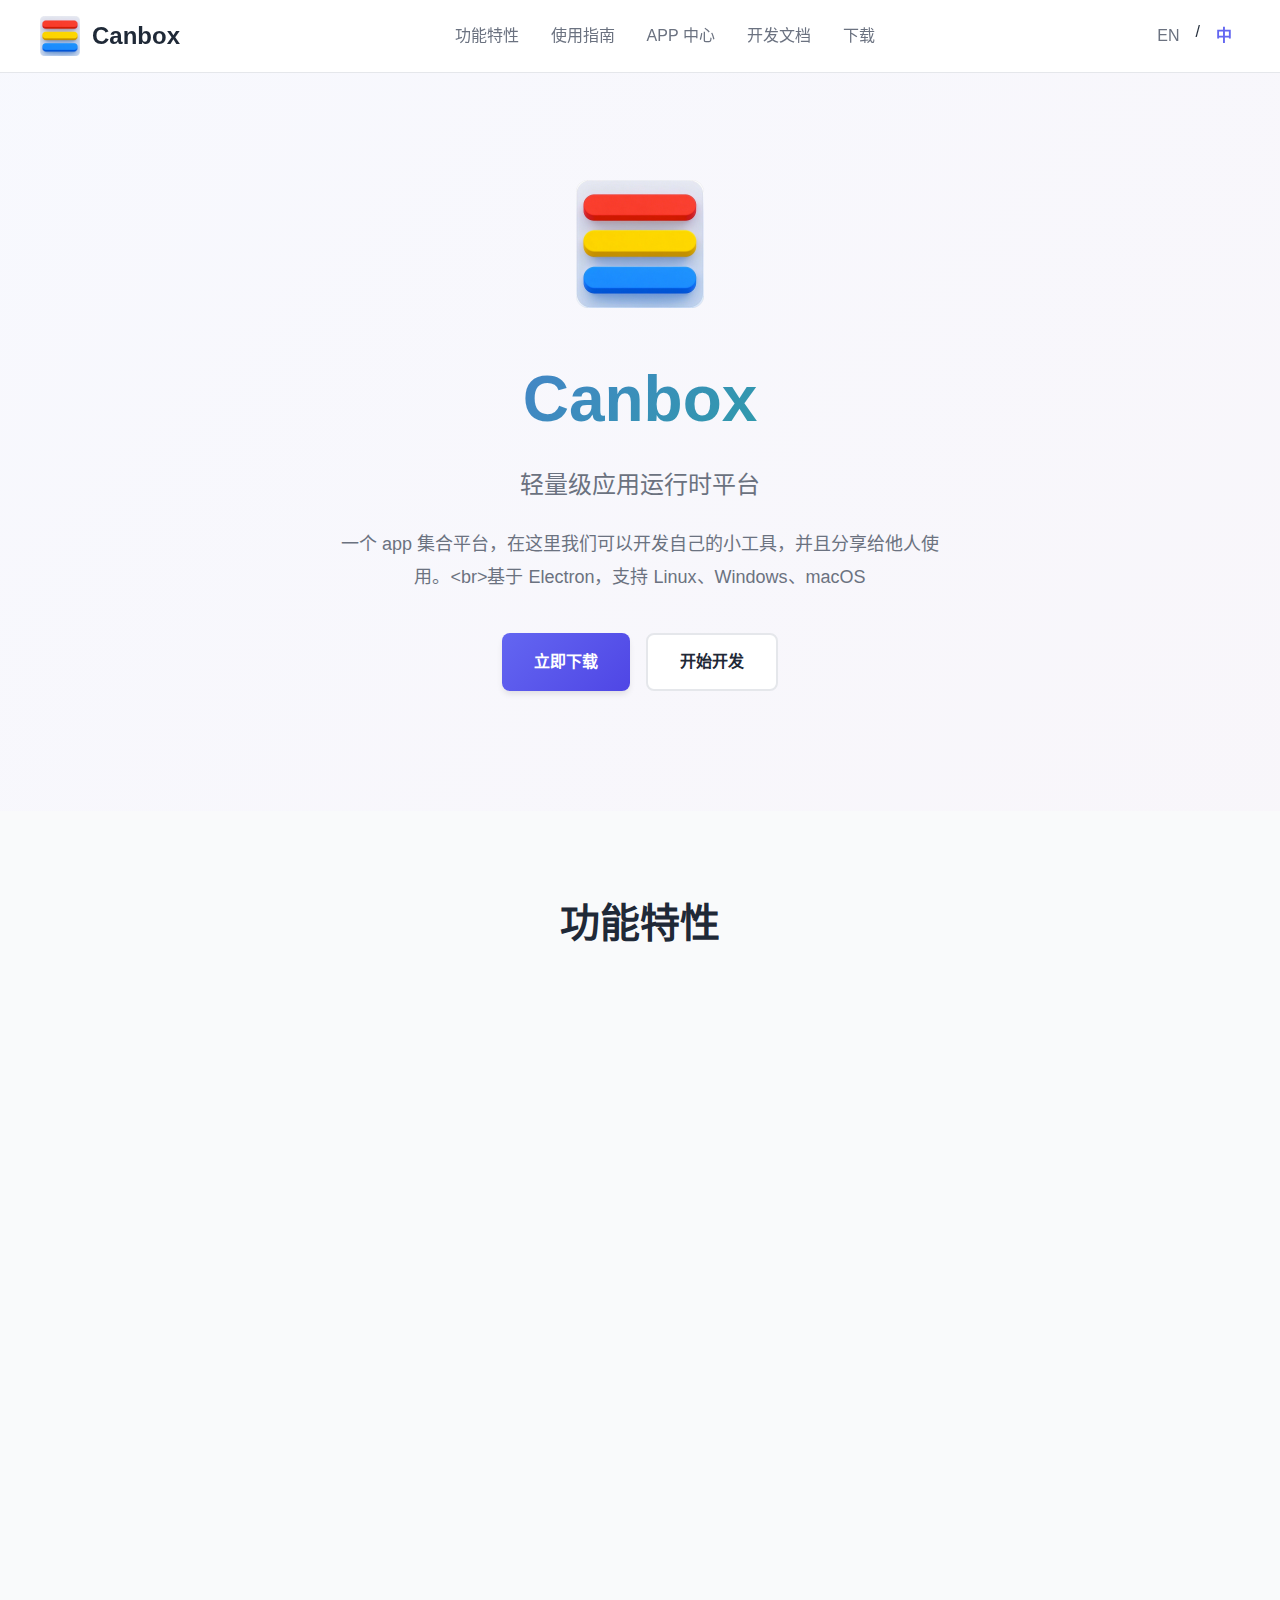
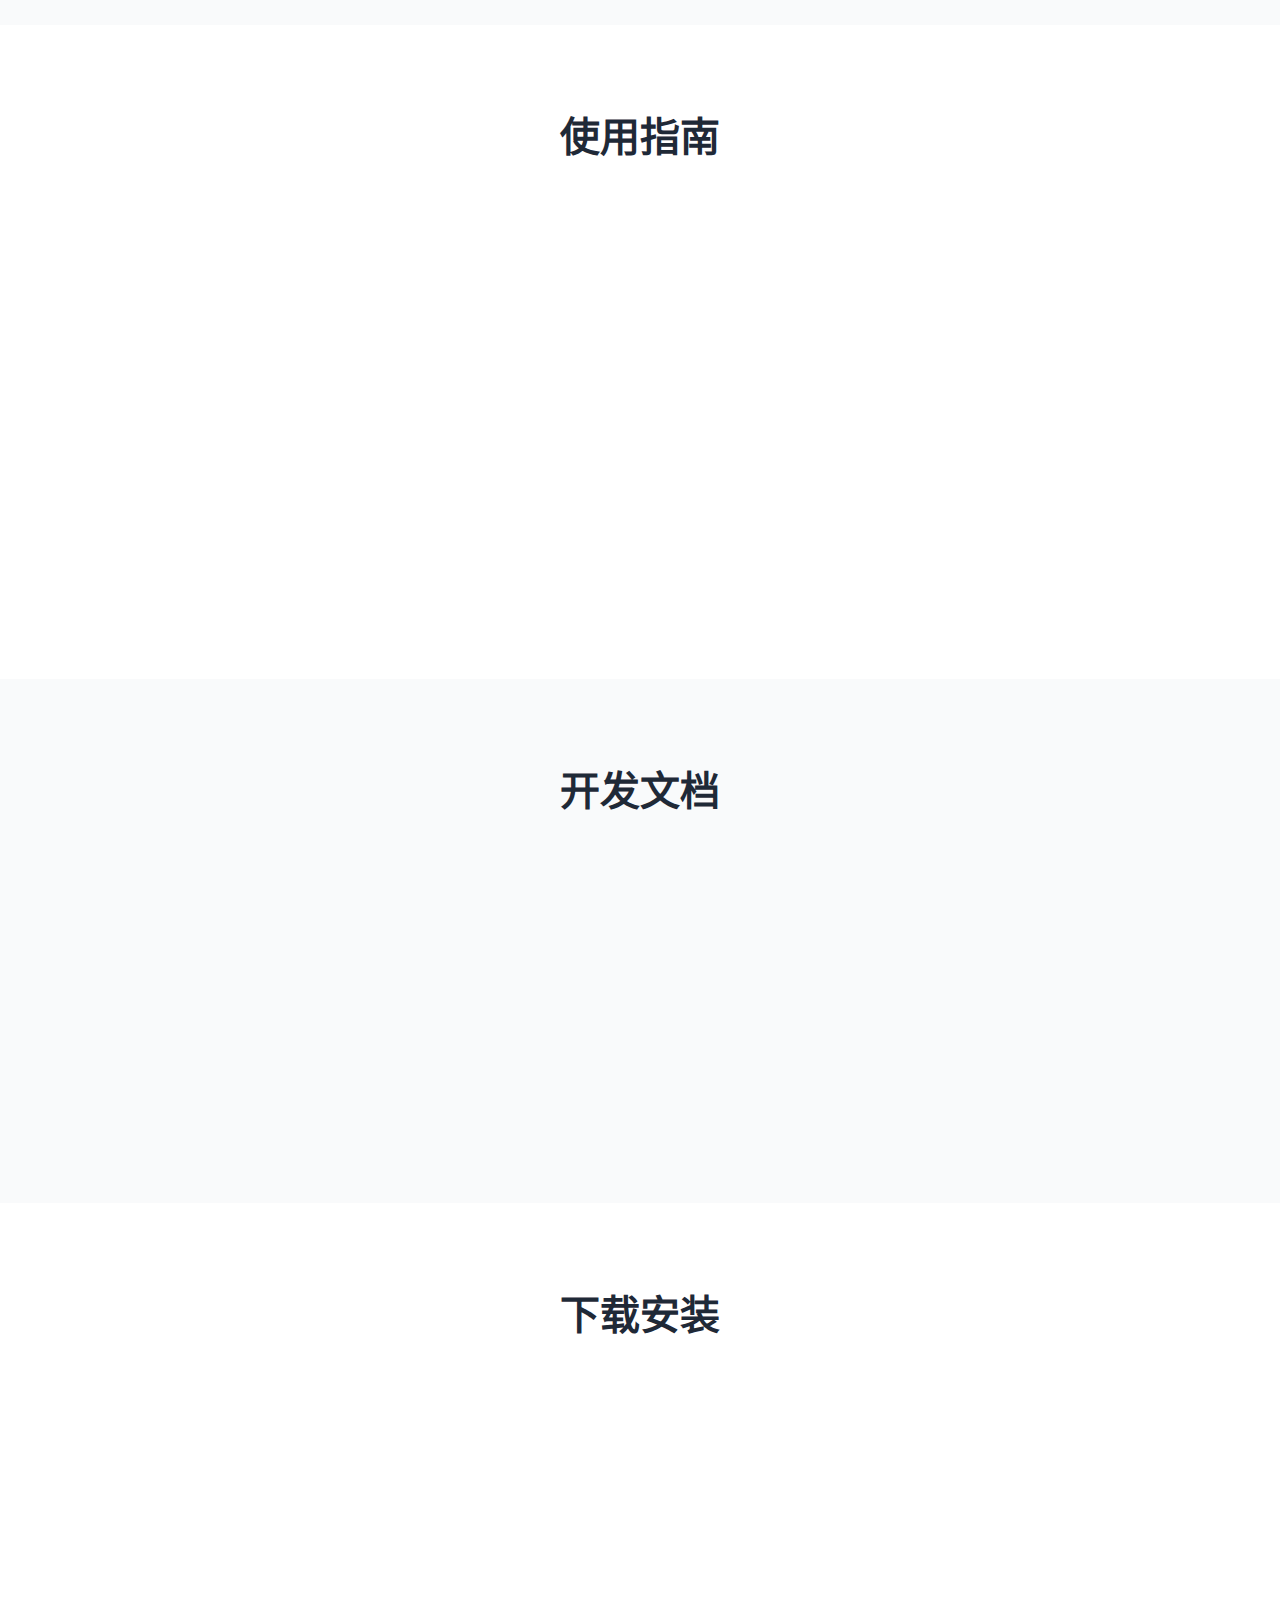
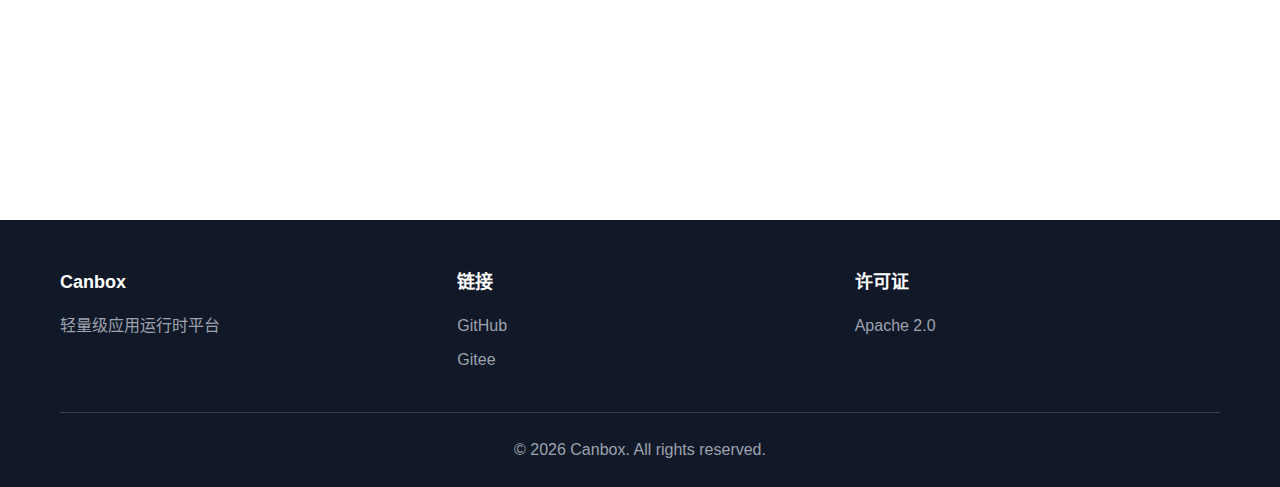
<file: index.html>
<!DOCTYPE html>
<html lang="zh-CN">
<head>
    <meta charset="UTF-8">
    <meta name="viewport" content="width=device-width, initial-scale=1.0">
    <meta name="description" data-zh="Canbox - 轻量级应用运行时平台，开发和分享你的应用程序" data-en="Canbox - Lightweight application runtime platform, develop and share your apps" content="Canbox - 轻量级应用运行时平台，开发和分享你的应用程序">
    <meta name="keywords" data-zh="Canbox, Electron, 应用平台, 开发工具" data-en="Canbox, Electron, App Platform, Development Tools" content="Canbox, Electron, 应用平台, 开发工具">
    <title data-zh="Canbox - 轻量级应用运行时平台" data-en="Canbox - Lightweight Application Runtime Platform">Canbox - 轻量级应用运行时平台</title>
    <link rel="icon" type="image/png" href="./images/logo_128x128.png">
    <link rel="stylesheet" href="./styles/main.css">
</head>
<body>
    <!-- 导航栏 -->
    <header class="header">
        <nav class="nav container">
            <a href="/" class="logo">
                <img src="./images/logo.png" alt="Canbox Logo" class="logo-img">
                <span class="logo-text">Canbox</span>
            </a>
            <ul class="nav-menu">
                <li><a href="#features" data-zh="功能特性" data-en="Features">功能特性</a></li>
                <li><a href="#usage" data-zh="使用指南" data-en="Usage">使用指南</a></li>
                <li><a href="/apps.html" data-zh="APP 中心" data-en="App Center">APP 中心</a></li>
                <li><a href="#development" data-zh="开发文档" data-en="Docs">开发文档</a></li>
                <li><a href="#download" data-zh="下载" data-en="Download">下载</a></li>
            </ul>
            <div class="lang-switch">
                <a href="#en">EN</a> / <a href="#zh" class="active">中</a>
            </div>
        </nav>
    </header>

    <!-- 首页横幅 -->
    <section class="hero">
        <div class="hero-bg"></div>
        <div class="container hero-content">
            <img src="./images/logo_512x512.png" alt="Canbox Logo" class="hero-logo">
            <h1 class="hero-title">Canbox</h1>
            <p class="hero-subtitle" data-zh="轻量级应用运行时平台" data-en="Lightweight Application Runtime Platform">轻量级应用运行时平台</p>
            <p class="hero-description" data-zh="一个 app 集合平台，在这里我们可以开发自己的小工具，并且分享给他人使用。<br>基于 Electron，支持 Linux、Windows、macOS" data-en="An app collection platform where we can develop our own small tools and share them with others.<br>Based on Electron, supports Linux, Windows, macOS">
                一个 app 集合平台，在这里我们可以开发自己的小工具，并且分享给他人使用。<br>
                基于 Electron，支持 Linux、Windows、macOS
            </p>
            <div class="hero-buttons">
                <a href="#download" class="btn btn-primary" data-zh="立即下载" data-en="Download Now">立即下载</a>
                <a href="#development" class="btn btn-secondary" data-zh="开始开发" data-en="Start Developing">开始开发</a>
            </div>
        </div>
    </section>

    <!-- 特性介绍 -->
    <section id="features" class="features section">
        <div class="container">
            <h2 class="section-title" data-zh="功能特性" data-en="Features">功能特性</h2>
            <div class="features-grid">
                <div class="feature-card">
                    <div class="feature-icon">📦</div>
                    <h3 class="feature-title" data-zh="应用管理" data-en="App Management">应用管理</h3>
                    <p class="feature-desc" data-zh="支持应用的安装、卸载和更新，轻松管理你的应用集合" data-en="Support app installation, uninstallation, and updates">支持应用的安装、卸载和更新，轻松管理你的应用集合</p>
                </div>
                <div class="feature-card">
                    <div class="feature-icon">🚀</div>
                    <h3 class="feature-title" data-zh="无服务器架构" data-en="Serverless Architecture">无服务器架构</h3>
                    <p class="feature-desc" data-zh="通过 GitHub、Gitee 等进行应用分享，导入打包好的程序包" data-en="Share apps via GitHub, Gitee, etc. Import packaged apps">通过 GitHub、Gitee 等进行应用分享，导入打包好的程序包</p>
                </div>
                <div class="feature-card">
                    <div class="feature-icon">⚡</div>
                    <h3 class="feature-title" data-zh="快捷方式" data-en="Shortcuts">快捷方式</h3>
                    <p class="feature-desc" data-zh="为常用应用创建桌面、开始菜单快捷方式" data-en="Create desktop and start menu shortcuts for frequently used apps">为常用应用创建桌面、开始菜单快捷方式</p>
                </div>
                <div class="feature-card">
                    <div class="feature-icon">🔧</div>
                    <h3 class="feature-title" data-zh="开发友好" data-en="Developer Friendly">开发友好</h3>
                    <p class="feature-desc" data-zh="轻量级运行时，提供核心能力，让开发者专注于业务逻辑" data-en="Lightweight runtime providing core capabilities">轻量级运行时，提供核心能力，让开发者专注于业务逻辑</p>
                </div>
                <div class="feature-card">
                    <div class="feature-icon">💾</div>
                    <h3 class="feature-title" data-zh="数据持久化" data-en="Data Persistence">数据持久化</h3>
                    <p class="feature-desc" data-zh="基于 PouchDB 和 electron-store 的本地数据存储" data-en="Local data storage based on PouchDB and electron-store">基于 PouchDB 和 electron-store 的本地数据存储</p>
                </div>
                <div class="feature-card">
                    <div class="feature-icon">🌐</div>
                    <h3 class="feature-title" data-zh="多平台支持" data-en="Multi-platform">多平台支持</h3>
                    <p class="feature-desc" data-zh="基于 Electron，支持 Linux、Windows、macOS" data-en="Based on Electron, supports Linux, Windows, macOS">基于 Electron，支持 Linux、Windows、macOS</p>
                </div>
            </div>
        </div>
    </section>

    <!-- 使用指南 -->
    <section id="usage" class="usage section">
        <div class="container">
            <h2 class="section-title" data-zh="使用指南" data-en="Usage Guide">使用指南</h2>
            <div class="usage-grid">
                <div class="usage-card">
                    <h3 data-zh="我的 APP" data-en="My Apps">我的 APP</h3>
                    <p data-zh="导入开发者打包好的应用包（ZIP 格式），一键安装使用" data-en="Import packaged apps (ZIP format), install with one click">导入开发者打包好的应用包（ZIP 格式），一键安装使用</p>
                </div>
                <div class="usage-card">
                    <h3 data-zh="APP 仓库" data-en="App Repository">APP 仓库</h3>
                    <p data-zh="添加应用源，浏览和安装社区贡献的应用" data-en="Add app sources, browse and install community apps">添加应用源，浏览和安装社区贡献的应用</p>
                </div>
                <div class="usage-card">
                    <h3 data-zh="APP 开发" data-en="App Development">APP 开发</h3>
                    <p data-zh="开发自己的应用，打包分享给他人使用" data-en="Develop your own apps, package and share with others">开发自己的应用，打包分享给他人使用</p>
                </div>
                <div class="usage-card">
                    <h3 data-zh="APP 中心" data-en="App Center">APP 中心</h3>
                    <p data-zh="浏览所有基于 Canbox 开发的应用" data-en="Browse all apps developed based on Canbox">浏览所有基于 Canbox 开发的应用</p>
                </div>
            </div>
        </div>
    </section>

    <!-- 开发文档 -->
    <section id="development" class="development section">
        <div class="container">
            <h2 class="section-title" data-zh="开发文档" data-en="Development Docs">开发文档</h2>
            <div class="docs-grid">
                <a href="/canbox-dev.html" class="doc-card">
                    <div class="doc-icon">📖</div>
                    <h3 data-zh="Canbox 开发文档" data-en="Canbox Development Docs">Canbox 开发文档</h3>
                    <p data-zh="了解 Canbox 的架构设计和实现原理" data-en="Learn about Canbox architecture and implementation">了解 Canbox 的架构设计和实现原理</p>
                </a>
                <a href="/app-dev.html" class="doc-card">
                    <div class="doc-icon">🛠️</div>
                    <h3 data-zh="APP 开发文档" data-en="App Development Docs">APP 开发文档</h3>
                    <p data-zh="学习如何开发 Canbox 应用" data-en="Learn how to develop Canbox apps">学习如何开发 Canbox 应用</p>
                </a>
                <a href="/docs.html" class="doc-card">
                    <div class="doc-icon">🔌</div>
                    <h3 data-zh="API 文档" data-en="API Documentation">API 文档</h3>
                    <p data-zh="查看 Runtime 提供的 API 接口" data-en="View Runtime API interfaces">查看 Runtime 提供的 API 接口</p>
                </a>
            </div>
        </div>
    </section>

    <!-- 下载 -->
    <section id="download" class="download section">
        <div class="container">
            <h2 class="section-title" data-zh="下载安装" data-en="Download & Install">下载安装</h2>
            <div class="download-grid">
                <a href="https://github.com/rexlevin/canbox/releases" target="_blank" class="download-card">
                    <div class="download-icon">🐧</div>
                    <h3>Linux</h3>
                    <p data-zh="AppImage 格式" data-en="AppImage format">AppImage 格式</p>
                    <span class="download-tag" data-zh="推荐" data-en="Recommended">推荐</span>
                </a>
                <a href="https://github.com/rexlevin/canbox/releases" target="_blank" class="download-card">
                    <div class="download-icon">🪟</div>
                    <h3>Windows</h3>
                    <p data-zh="安装包格式" data-en="Installer format">安装包格式</p>
                </a>
                <a href="https://github.com/rexlevin/canbox/releases" target="_blank" class="download-card">
                    <div class="download-icon">🍎</div>
                    <h3>macOS</h3>
                    <p data-zh="待支持" data-en="Coming Soon">待支持</p>
                    <span class="download-tag coming-soon" data-zh="即将推出" data-en="Coming Soon">即将推出</span>
                </a>
            </div>
        </div>
    </section>

    <!-- 页脚 -->
    <footer class="footer">
        <div class="container">
            <div class="footer-content">
                <div class="footer-section">
                    <h4>Canbox</h4>
                    <p data-zh="轻量级应用运行时平台" data-en="Lightweight Application Runtime Platform">轻量级应用运行时平台</p>
                </div>
                <div class="footer-section">
                    <h4 data-zh="链接" data-en="Links">链接</h4>
                    <ul>
                        <li><a href="https://github.com/lizl6/canbox" target="_blank">GitHub</a></li>
                        <li><a href="https://gitee.com/lizl6/canbox" target="_blank">Gitee</a></li>
                    </ul>
                </div>
                <div class="footer-section">
                    <h4 data-zh="许可证" data-en="License">许可证</h4>
                    <p>Apache 2.0</p>
                </div>
            </div>
            <div class="footer-bottom">
                <p data-zh="© 2026 Canbox. All rights reserved." data-en="© 2026 Canbox. All rights reserved.">&copy; 2026 Canbox. All rights reserved.</p>
            </div>
        </div>
    </footer>

    <script src="./scripts/main.js"></script>
</body>
</html>
</file>
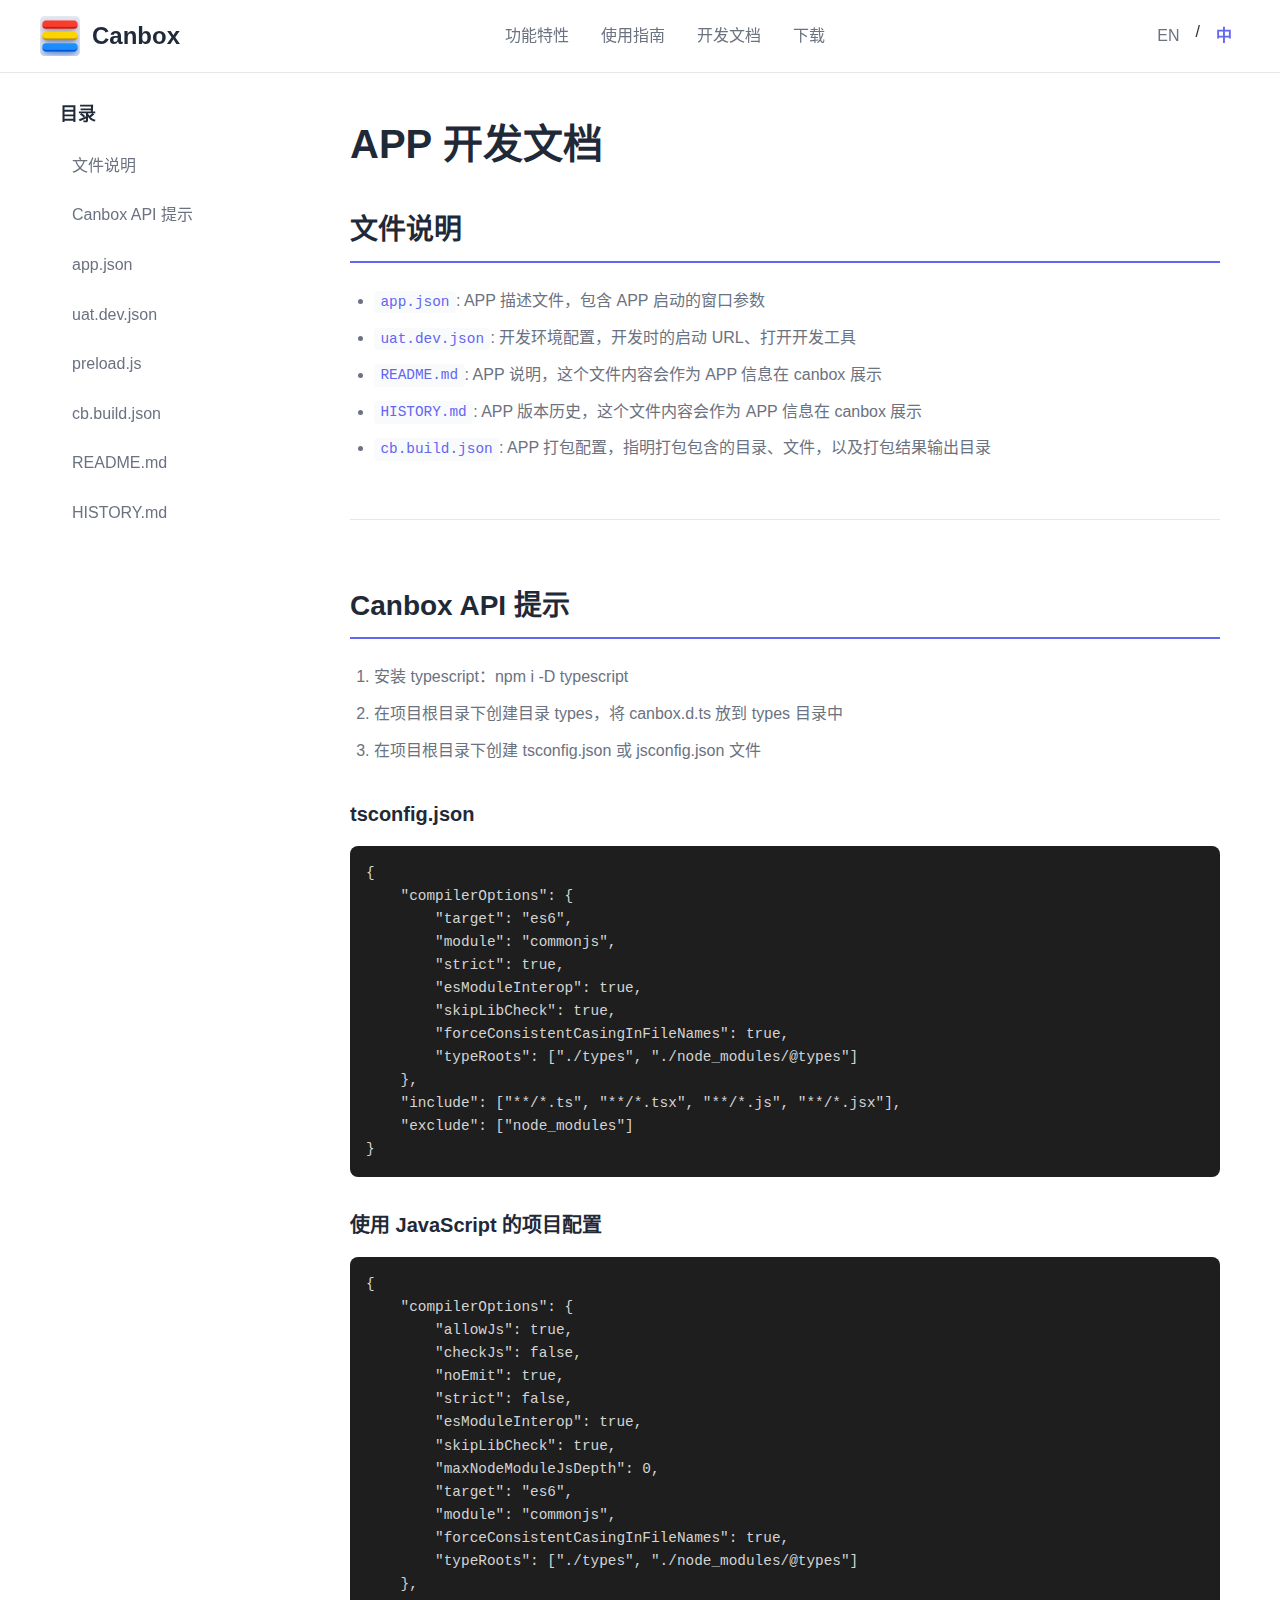
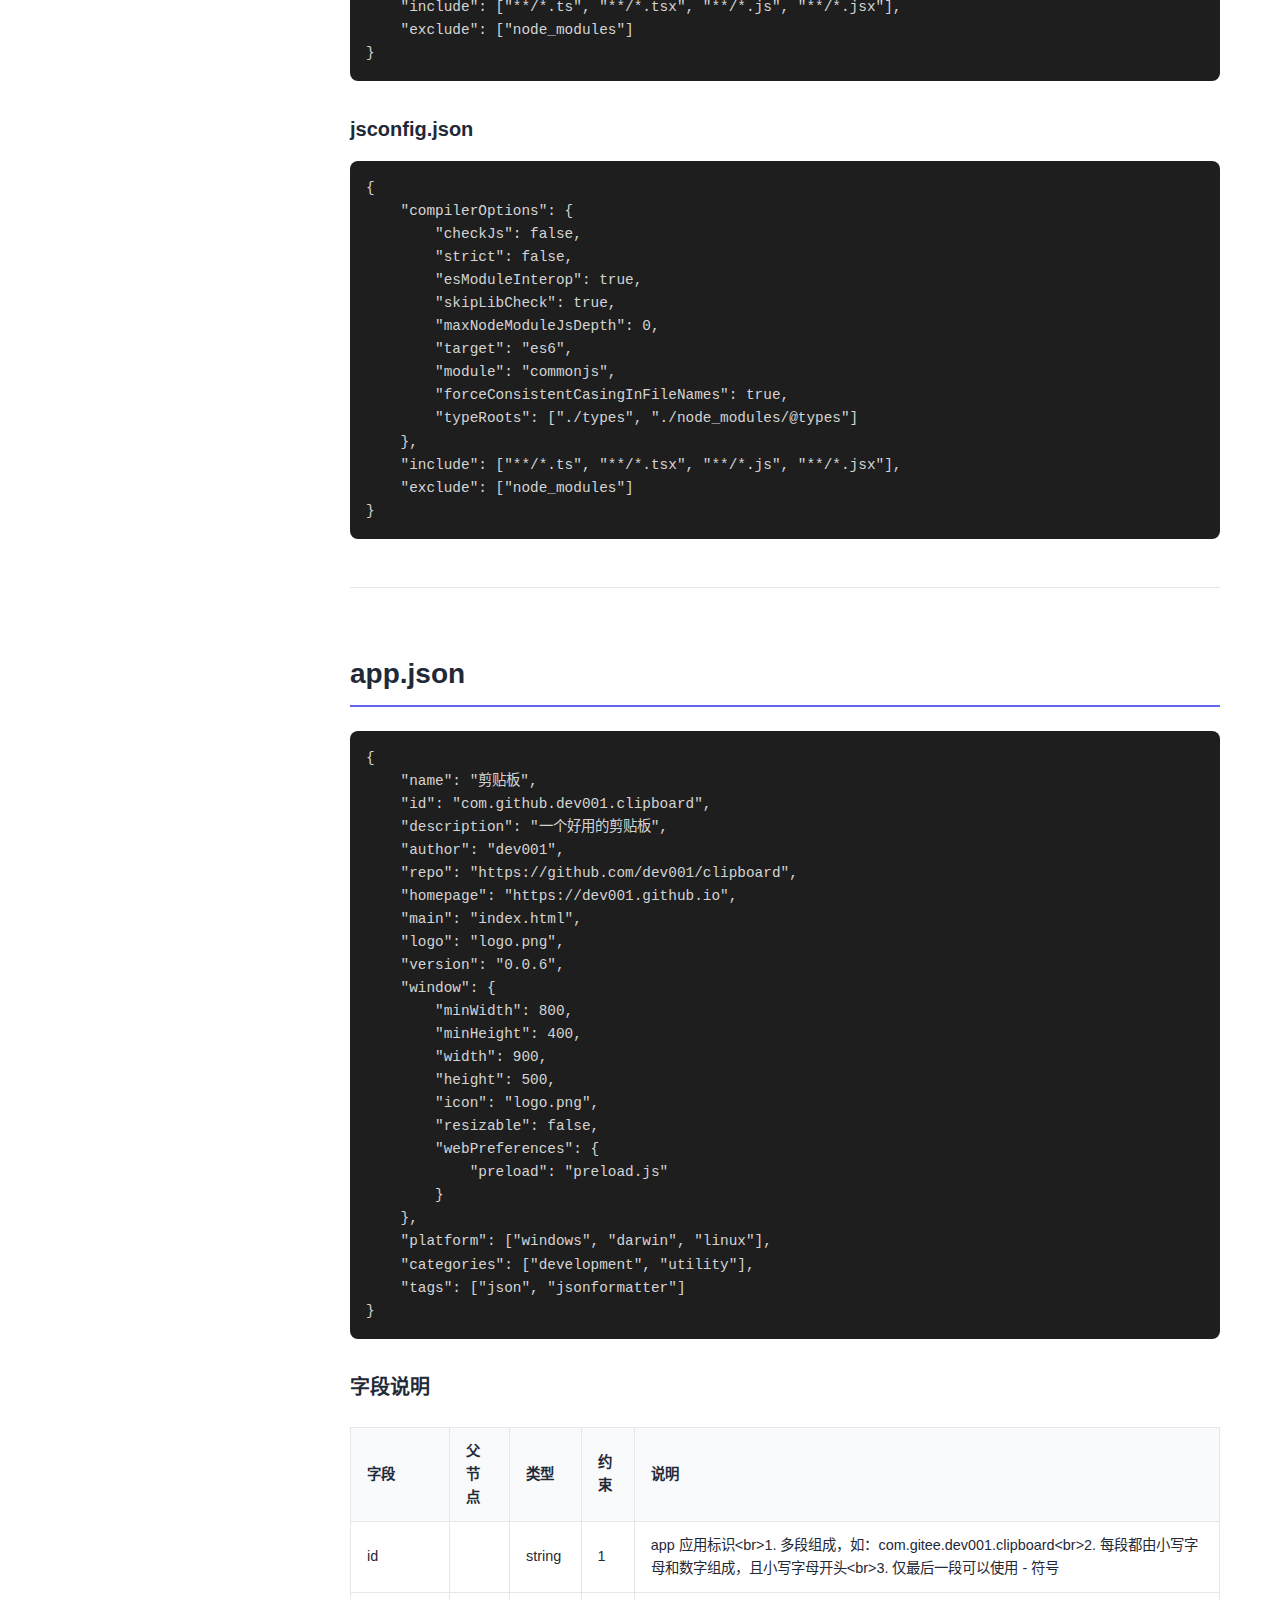
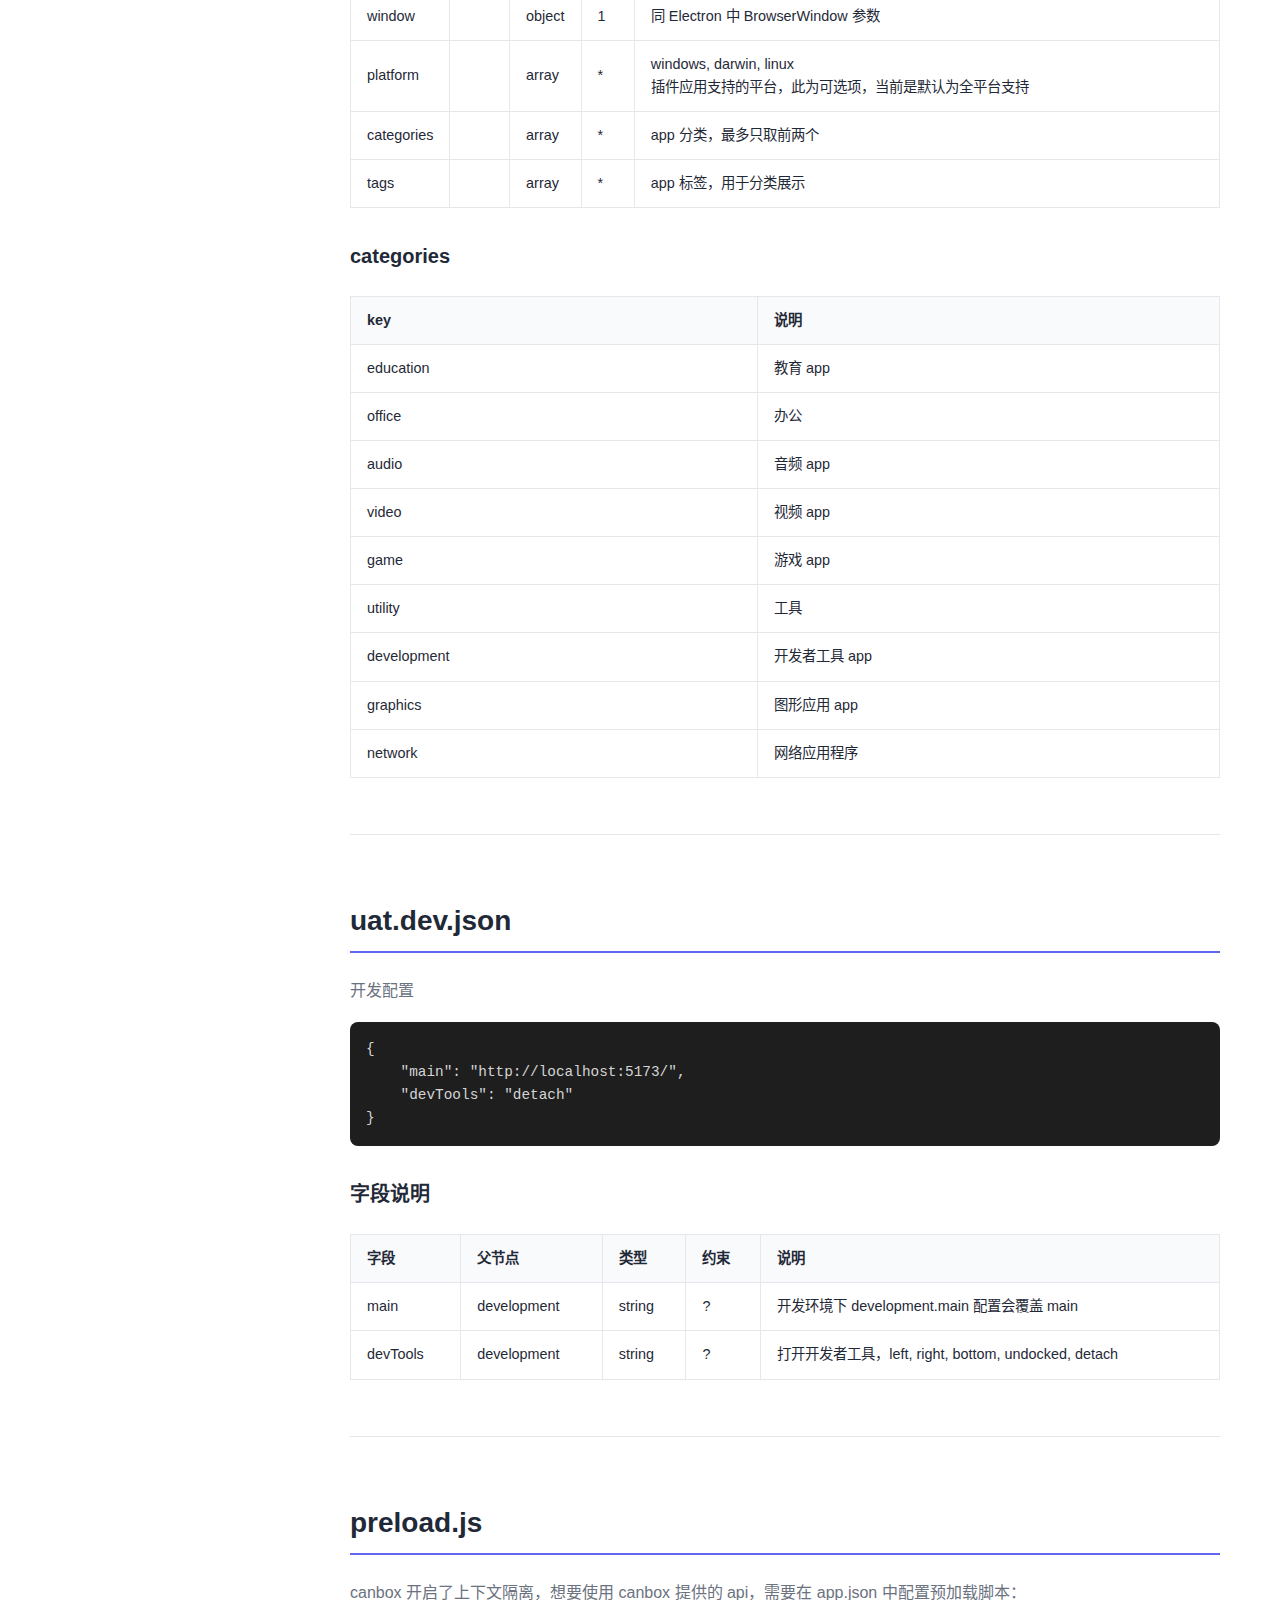
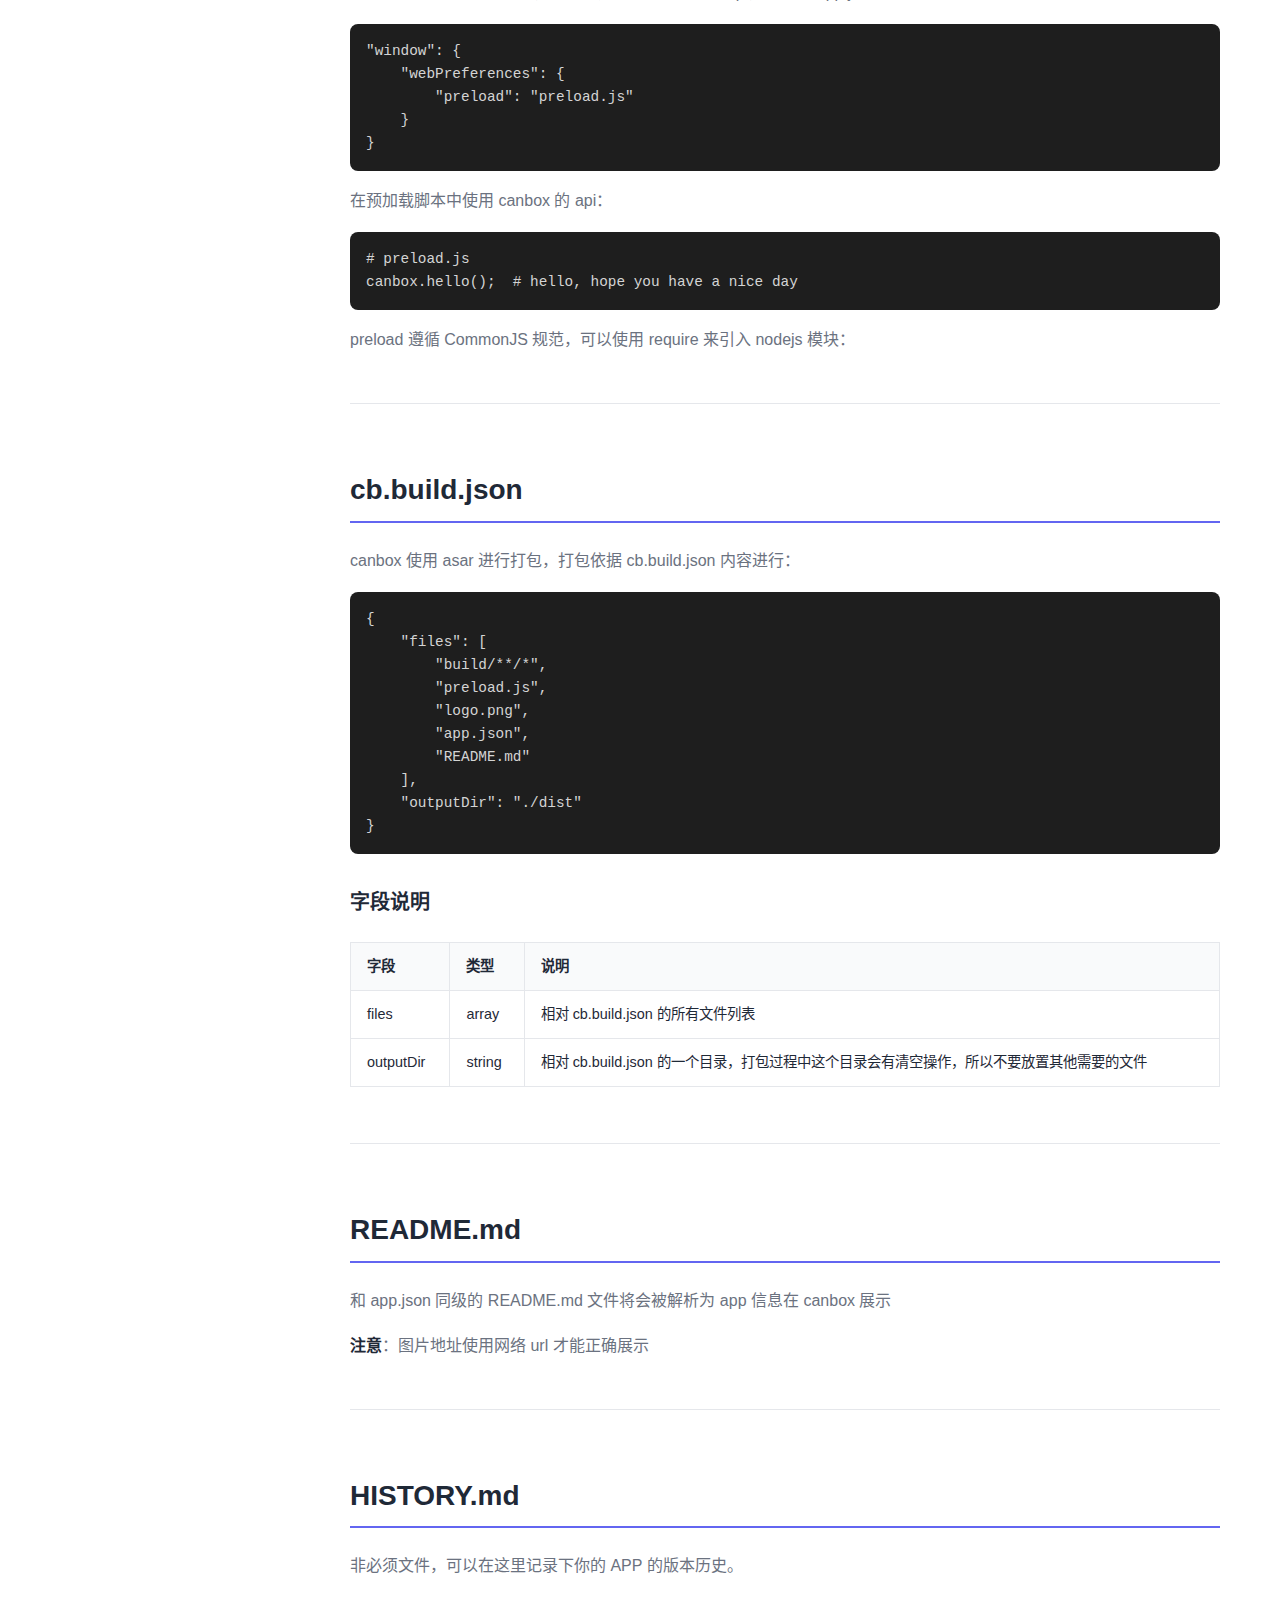
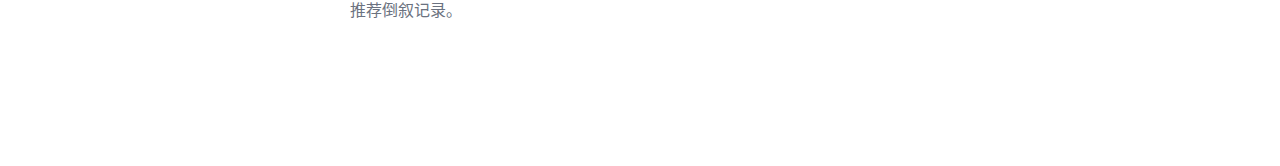
<file: app-dev.html>
<!DOCTYPE html>
<html lang="zh-CN">
<head>
    <meta charset="UTF-8">
    <meta name="viewport" content="width=device-width, initial-scale=1.0">
    <title data-zh="APP 开发文档 - Canbox" data-en="App Development Docs - Canbox">APP 开发文档 - Canbox</title>
    <link rel="icon" type="image/png" href="./images/logo_128x128.png">
    <link rel="stylesheet" href="./styles/main.css">
    <link rel="stylesheet" href="./styles/docs.css">
</head>
<body>
    <!-- 导航栏 -->
    <header class="header">
        <nav class="nav container">
            <a href="/" class="logo">
                <img src="./images/logo.png" alt="Canbox Logo" class="logo-img">
                <span class="logo-text">Canbox</span>
            </a>
            <ul class="nav-menu">
                <li><a href="/#features" data-zh="功能特性" data-en="Features">功能特性</a></li>
                <li><a href="/#usage" data-zh="使用指南" data-en="Usage">使用指南</a></li>
                <li><a href="/#development" data-zh="开发文档" data-en="Docs">开发文档</a></li>
                <li><a href="/#download" data-zh="下载" data-en="Download">下载</a></li>
            </ul>
            <div class="lang-switch">
                <a href="#en">EN</a> / <a href="#zh" class="active">中</a>
            </div>
        </nav>
    </header>

    <!-- 文档内容 -->
    <main class="docs-main">
        <div class="container">
            <div class="docs-layout">
                <!-- 侧边栏 -->
                <aside class="docs-sidebar">
                    <nav class="docs-nav">
                        <h3 data-zh="目录" data-en="Table of Contents">目录</h3>
                        <ul>
                            <li><a href="#files" data-zh="文件说明" data-en="File Description">文件说明</a></li>
                            <li><a href="#canbox-api" data-zh="Canbox API 提示" data-en="Canbox API Tips">Canbox API 提示</a></li>
                            <li><a href="#app-json">app.json</a></li>
                            <li><a href="#uat-dev-json">uat.dev.json</a></li>
                            <li><a href="#preload-js">preload.js</a></li>
                            <li><a href="#cb-build-json">cb.build.json</a></li>
                            <li><a href="#readme-md">README.md</a></li>
                            <li><a href="#history-md">HISTORY.md</a></li>
                        </ul>
                    </nav>
                </aside>

                <!-- 文档主体 -->
                <div class="docs-content">
                    <h1 data-zh="APP 开发文档" data-en="App Development Documentation">APP 开发文档</h1>

                    <!-- 文件说明 -->
                    <section id="files" class="doc-section">
                        <h2 data-zh="文件说明" data-en="File Description">文件说明</h2>
                        <ul>
                            <li><code>app.json</code>: <span data-zh="APP 描述文件，包含 APP 启动的窗口参数" data-en="APP description file, contains APP launch window parameters">APP描述文件，包含 APP 启动的窗口参数</span></li>
                            <li><code>uat.dev.json</code>: <span data-zh="开发环境配置，开发时的启动 URL、打开开发工具" data-en="Development environment configuration, development startup URL, open developer tools">开发环境配置，开发时的启动URL、打开开发工具</span></li>
                            <li><code>README.md</code>: <span data-zh="APP 说明，这个文件内容会作为 APP 信息在 canbox 展示" data-en="APP description, the content of this file will be displayed as APP information in canbox">APP 说明，这个文件内容会作为 APP 信息在 canbox 展示</span></li>
                            <li><code>HISTORY.md</code>: <span data-zh="APP 版本历史，这个文件内容会作为 APP 信息在 canbox 展示" data-en="APP version history, the content of this file will be displayed as APP information in canbox">APP 版本历史，这个文件内容会作为 APP 信息在 canbox 展示</span></li>
                            <li><code>cb.build.json</code>: <span data-zh="APP 打包配置，指明打包包含的目录、文件，以及打包结果输出目录" data-en="APP packaging configuration, specifies directories and files to be packaged, and packaging output directory">APP 打包配置，指名打包包含的目录、文件，已经打包结果输出目录</span></li>
                        </ul>
                    </section>

                    <!-- Canbox API 提示 -->
                    <section id="canbox-api" class="doc-section">
                        <h2 data-zh="Canbox API 提示" data-en="Canbox API Tips">CanBox API提示</h2>
                        <ol>
                            <li data-zh="安装 typescript：npm i -D typescript" data-en="Install typescript: npm i -D typescript">安装 <code>typescript</code> ： <code>npm i -D typescript</code></li>
                            <li data-zh="在项目根目录下创建目录 types，将 canbox.d.ts 放到 types 目录中" data-en="Create a types directory in the project root, and put canbox.d.ts into the types directory">在项目根目录下创建目录  <code>types</code>，将 <code>canbox.d.ts</code> 放到 <code>types</code> 目录中</li>
                            <li data-zh="在项目根目录下创建 tsconfig.json 或 jsconfig.json 文件" data-en="Create tsconfig.json or jsconfig.json file in the project root">在项目根目录下创建 <code>tsconfig.json</code> 或 <code>jsconfig.json</code> 文件</li>
                        </ol>

                        <h3>tsconfig.json</h3>
                        <pre><code>{
    "compilerOptions": {
        "target": "es6",
        "module": "commonjs",
        "strict": true,
        "esModuleInterop": true,
        "skipLibCheck": true,
        "forceConsistentCasingInFileNames": true,
        "typeRoots": ["./types", "./node_modules/@types"]
    },
    "include": ["**/*.ts", "**/*.tsx", "**/*.js", "**/*.jsx"],
    "exclude": ["node_modules"]
}</code></pre>

                        <h3 data-zh="使用 JavaScript 的项目配置" data-en="JavaScript Project Configuration">使用 JavaScript 的项目配置</h3>
                        <pre><code>{
    "compilerOptions": {
        "allowJs": true,
        "checkJs": false,
        "noEmit": true,
        "strict": false,
        "esModuleInterop": true,
        "skipLibCheck": true,
        "maxNodeModuleJsDepth": 0,
        "target": "es6",
        "module": "commonjs",
        "forceConsistentCasingInFileNames": true,
        "typeRoots": ["./types", "./node_modules/@types"]
    },
    "include": ["**/*.ts", "**/*.tsx", "**/*.js", "**/*.jsx"],
    "exclude": ["node_modules"]
}</code></pre>

                        <h3>jsconfig.json</h3>
                        <pre><code>{
    "compilerOptions": {
        "checkJs": false,
        "strict": false,
        "esModuleInterop": true,
        "skipLibCheck": true,
        "maxNodeModuleJsDepth": 0,
        "target": "es6",
        "module": "commonjs",
        "forceConsistentCasingInFileNames": true,
        "typeRoots": ["./types", "./node_modules/@types"]
    },
    "include": ["**/*.ts", "**/*.tsx", "**/*.js", "**/*.jsx"],
    "exclude": ["node_modules"]
}</code></pre>
                    </section>

                    <!-- app.json -->
                    <section id="app-json" class="doc-section">
                        <h2>app.json</h2>
                        <pre><code>{
    "name": "剪贴板",
    "id": "com.github.dev001.clipboard",
    "description": "一个好用的剪贴板",
    "author": "dev001",
    "repo": "https://github.com/dev001/clipboard",
    "homepage": "https://dev001.github.io",
    "main": "index.html",
    "logo": "logo.png",
    "version": "0.0.6",
    "window": {
        "minWidth": 800,
        "minHeight": 400,
        "width": 900,
        "height": 500,
        "icon": "logo.png",
        "resizable": false,
        "webPreferences": {
            "preload": "preload.js"
        }
    },
    "platform": ["windows", "darwin", "linux"],
    "categories": ["development", "utility"],
    "tags": ["json", "jsonformatter"]
}</code></pre>

                        <h3 data-zh="字段说明" data-en="Field Description">字段说明</h3>
                        <table>
                            <thead>
                                <tr>
                                    <th data-zh="字段" data-en="Field">字段</th>
                                    <th data-zh="父节点" data-en="Parent Node">父节点</th>
                                    <th data-zh="类型" data-en="Type">类型</th>
                                    <th data-zh="约束" data-en="Constraint">约束</th>
                                    <th data-zh="说明" data-en="Description">说明</th>
                                </tr>
                            </thead>
                            <tbody>
                                <tr>
                                    <td>id</td>
                                    <td></td>
                                    <td>string</td>
                                    <td>1</td>
                                    <td data-zh="app 应用标识<br>1. 多段组成，如：com.gitee.dev001.clipboard<br>2. 每段都由小写字母和数字组成，且小写字母开头<br>3. 仅最后一段可以使用 - 符号" data-en="app identifier<br>1. Multiple segments, e.g., com.gitee.dev001.clipboard<br>2. Each segment consists of lowercase letters and numbers, starting with lowercase letters<br>3. Only the last segment can use the - symbol">app应用标识<br>1. 多段组成，如：com.gitee.dev001.clipboard<br>2. 每段都由小写字母和数字组成，且小写字母开头<br>3. 仅最后一段可以使用 - 符号</td>
                                </tr>
                                <tr>
                                    <td>window</td>
                                    <td></td>
                                    <td>object</td>
                                    <td>1</td>
                                    <td data-zh="同 Electron 中 BrowserWindow 参数" data-en="Same as BrowserWindow parameters in Electron">同 Electron 中 BrowserWindow 参数</td>
                                </tr>
                                <tr>
                                    <td>platform</td>
                                    <td></td>
                                    <td>array</td>
                                    <td>*</td>
                                    <td>windows, darwin, linux<br><span data-zh="插件应用支持的平台，此为可选项，当前是默认为全平台支持" data-en="Platforms supported by the plugin app, this is optional, currently defaults to full platform support">插件应用支持的平台，此为 `可选项`，**当前是默认为全平台支持**</span></td>
                                </tr>
                                <tr>
                                    <td>categories</td>
                                    <td></td>
                                    <td>array</td>
                                    <td>*</td>
                                    <td data-zh="app 分类，最多只取前两个" data-en="app category, at most the first two are taken">app分类，最多只取前两个</td>
                                </tr>
                                <tr>
                                    <td>tags</td>
                                    <td></td>
                                    <td>array</td>
                                    <td>*</td>
                                    <td data-zh="app 标签，用于分类展示" data-en="app tags, used for classification display">app标签，用于分类展示</td>
                                </tr>
                            </tbody>
                        </table>

                        <h3 data-zh="categories" data-en="Categories">categories</h3>
                        <table>
                            <thead>
                                <tr>
                                    <th>key</th>
                                    <th data-zh="说明" data-en="Description">说明</th>
                                </tr>
                            </thead>
                            <tbody>
                                <tr><td>education</td><td data-zh="教育 app" data-en="Education app">教育app</td></tr>
                                <tr><td>office</td><td data-zh="办公" data-en="Office">办公</td></tr>
                                <tr><td>audio</td><td data-zh="音频 app" data-en="Audio app">音频app</td></tr>
                                <tr><td>video</td><td data-zh="视频 app" data-en="Video app">视频app</td></tr>
                                <tr><td>game</td><td data-zh="游戏 app" data-en="Game app">游戏app</td></tr>
                                <tr><td>utility</td><td data-zh="工具" data-en="Utility">工具</td></tr>
                                <tr><td>development</td><td data-zh="开发者工具 app" data-en="Developer tools app">开发者工具app</td></tr>
                                <tr><td>graphics</td><td data-zh="图形应用 app" data-en="Graphics app">图形应用app</td></tr>
                                <tr><td>network</td><td data-zh="网络应用程序" data-en="Network application">网络应用程序</td></tr>
                            </tbody>
                        </table>
                    </section>

                    <!-- uat.dev.json -->
                    <section id="uat-dev-json" class="doc-section">
                        <h2>uat.dev.json</h2>
                        <p data-zh="开发配置" data-en="Development configuration">开发配置</p>
                        <pre><code>{
    "main": "http://localhost:5173/",
    "devTools": "detach"
}</code></pre>

                        <h3 data-zh="字段说明" data-en="Field Description">字段说明</h3>
                        <table>
                            <thead>
                                <tr>
                                    <th data-zh="字段" data-en="Field">字段</th>
                                    <th data-zh="父节点" data-en="Parent Node">父节点</th>
                                    <th data-zh="类型" data-en="Type">类型</th>
                                    <th data-zh="约束" data-en="Constraint">约束</th>
                                    <th data-zh="说明" data-en="Description">说明</th>
                                </tr>
                            </thead>
                            <tbody>
                                <tr>
                                    <td>main</td>
                                    <td>development</td>
                                    <td>string</td>
                                    <td>?</td>
                                    <td data-zh="开发环境下 development.main 配置会覆盖 main" data-en="In development environment, development.main configuration will override main">开发环境下 `development.main` 配置会覆盖 `main`</td>
                                </tr>
                                <tr>
                                    <td>devTools</td>
                                    <td>development</td>
                                    <td>string</td>
                                    <td>?</td>
                                    <td data-zh="打开开发者工具，left, right, bottom, undocked, detach" data-en="Open developer tools, left, right, bottom, undocked, detach">打开开发者工具，left, right, bottom, undocked, detach</td>
                                </tr>
                            </tbody>
                        </table>
                    </section>

                    <!-- preload.js -->
                    <section id="preload-js" class="doc-section">
                        <h2>preload.js</h2>
                        <p data-zh="canbox 开启了上下文隔离，想要使用 canbox 提供的 api，需要在 app.json 中配置预加载脚本：" data-en="canbox has enabled context isolation. To use the api provided by canbox, you need to configure the preload script in app.json:">canbox开启了上下文隔离，想要使用canbox提供的api，需要在 app.json 中配置预加载脚本：</p>
                        <pre><code>"window": {
    "webPreferences": {
        "preload": "preload.js"
    }
}</code></pre>

                        <p data-zh="在预加载脚本中使用 canbox 的 api：" data-en="Use canbox's api in the preload script:">在预加载脚本中使用canbox的api：</p>
                        <pre><code># preload.js
canbox.hello();  # hello, hope you have a nice day</code></pre>

                        <p data-zh="preload 遵循 CommonJS 规范，可以使用 require 来引入 nodejs 模块：" data-en="preload follows CommonJS specification, you can use require to import nodejs modules:">preload遵循 `CommonJS` 规范，可以使用 `require` 来引入 nodejs 模块：</p>
                    </section>

                    <!-- cb.build.json -->
                    <section id="cb-build-json" class="doc-section">
                        <h2>cb.build.json</h2>
                        <p data-zh="canbox 使用 asar 进行打包，打包依据 cb.build.json 内容进行：" data-en="canbox uses asar for packaging, packaging is performed according to cb.build.json content:">canbox使用asar进行打包，打包依据 cb.build.json 内容进行：</p>
                        <pre><code>{
    "files": [
        "build/**/*",
        "preload.js",
        "logo.png",
        "app.json",
        "README.md"
    ],
    "outputDir": "./dist"
}</code></pre>

                        <h3 data-zh="字段说明" data-en="Field Description">字段说明</h3>
                        <table>
                            <thead>
                                <tr>
                                    <th data-zh="字段" data-en="Field">字段</th>
                                    <th data-zh="类型" data-en="Type">类型</th>
                                    <th data-zh="说明" data-en="Description">说明</th>
                                </tr>
                            </thead>
                            <tbody>
                                <tr>
                                    <td>files</td>
                                    <td>array</td>
                                    <td data-zh="相对 cb.build.json 的所有文件列表" data-en="List of all files relative to cb.build.json">相对 cb.build.json 的所有文件列表</td>
                                </tr>
                                <tr>
                                    <td>outputDir</td>
                                    <td>string</td>
                                    <td data-zh="相对 cb.build.json 的一个目录，打包过程中这个目录会有清空操作，所以不要放置其他需要的文件" data-en="A directory relative to cb.build.json, this directory will be cleared during the packaging process, so do not place other required files">相对 cb.build.json 的一个目录，打包过程中这个目录会有清空操作，所以不要放置其他需要的文件</td>
                                </tr>
                            </tbody>
                        </table>
                    </section>

                    <!-- README.md -->
                    <section id="readme-md" class="doc-section">
                        <h2>README.md</h2>
                        <p data-zh="和 app.json 同级的 README.md 文件将会被解析为 app 信息在 canbox 展示" data-en="The README.md file at the same level as app.json will be parsed as app information and displayed in canbox">和 app.json 同级的 README.md 文件将会被解析为 app 信息在 canbox 展示</p>
                        <p><strong data-zh="注意" data-en="Note">注意</strong>：<span data-zh="图片地址使用网络 url 才能正确展示" data-en="Image URLs must use network URLs to display correctly">图片地址使用网络url才能正确展示</span></p>
                    </section>

                    <!-- HISTORY.md -->
                    <section id="history-md" class="doc-section">
                        <h2>HISTORY.md</h2>
                        <p data-zh="非必须文件，可以在这里记录下你的 APP 的版本历史。" data-en="Optional file, you can record the version history of your APP here.">非必须文件，可以在这里记录下你的APP的版本历史。</p>
                        <p data-zh="推荐倒叙记录。" data-en="Recommended to record in reverse chronological order.">推荐倒叙记录。</p>
                    </section>
                </div>
            </div>
        </div>
    </main>

    <script src="./scripts/docs.js"></script>
</body>
</html>
</file>
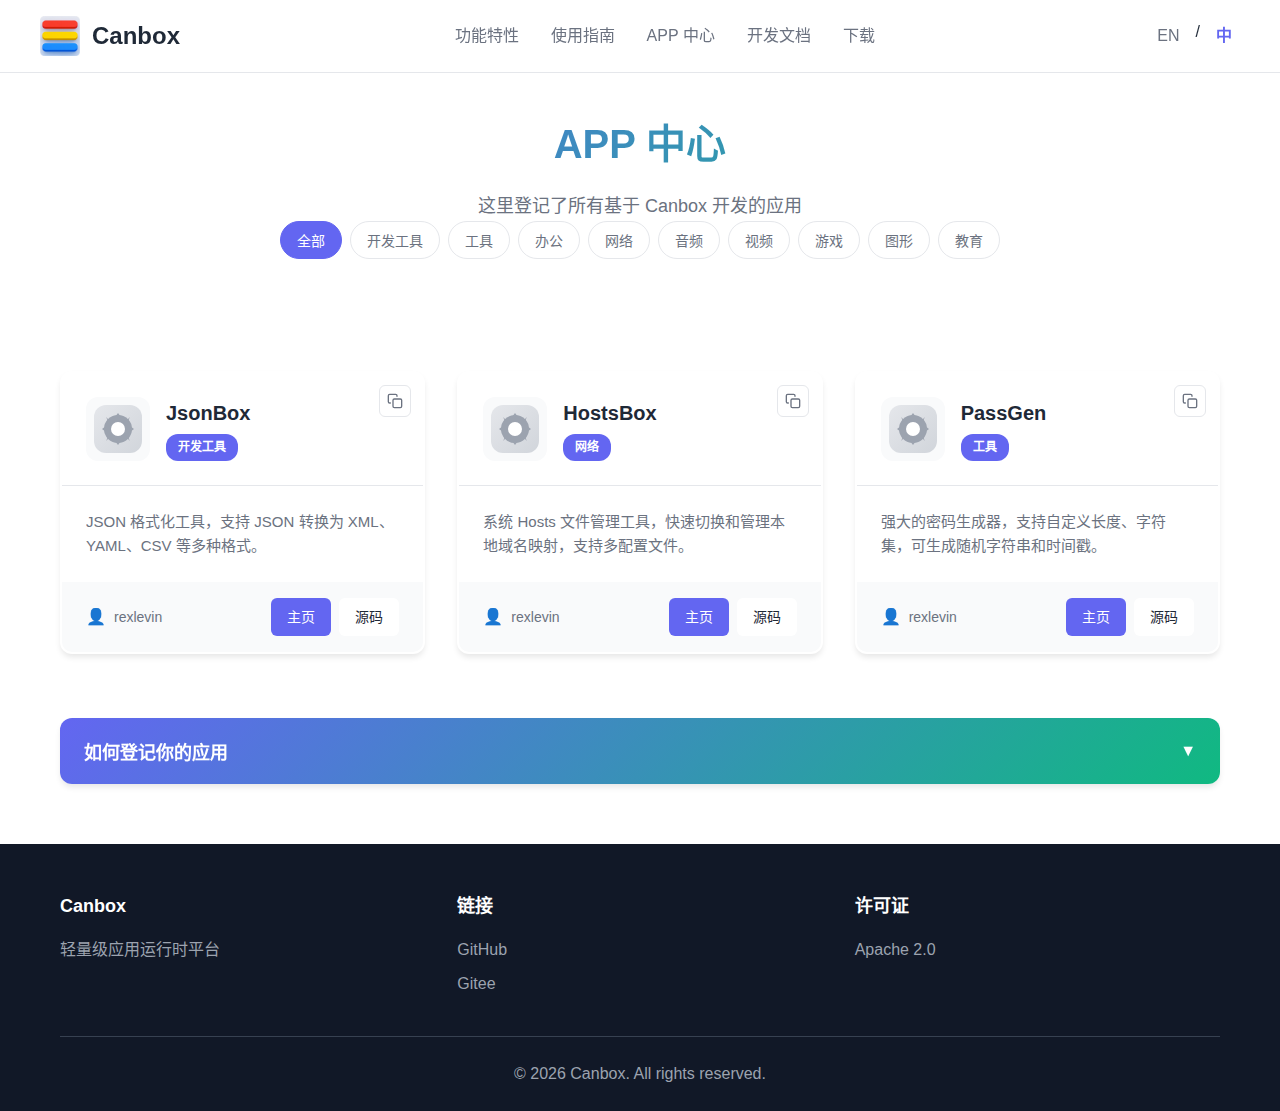
<file: apps.html>
<!DOCTYPE html>
<html lang="zh-CN">
<head>
    <meta charset="UTF-8">
    <meta name="viewport" content="width=device-width, initial-scale=1.0">
    <title data-zh="APP 中心 - Canbox" data-en="App Center - Canbox">APP 中心 - Canbox</title>
    <link rel="icon" type="image/png" href="/images/logo_128x128.png">
    <link rel="stylesheet" href="/styles/main.css">
    <link rel="stylesheet" href="/styles/apps.css">
</head>
<body>
    <!-- 导航栏 -->
    <header class="header">
        <nav class="nav container">
            <a href="/" class="logo">
                <img src="/images/logo.png" alt="Canbox Logo" class="logo-img">
                <span class="logo-text">Canbox</span>
            </a>
            <ul class="nav-menu">
                <li><a href="/#features" data-zh="功能特性" data-en="Features">功能特性</a></li>
                <li><a href="/#usage" data-zh="使用指南" data-en="Usage">使用指南</a></li>
                <li><a href="/apps.html" class="active" data-zh="APP 中心" data-en="App Center">APP 中心</a></li>
                <li><a href="/#development" data-zh="开发文档" data-en="Docs">开发文档</a></li>
                <li><a href="/#download" data-zh="下载" data-en="Download">下载</a></li>
            </ul>
            <div class="lang-switch">
                <a href="#en">EN</a> / <a href="#zh" class="active">中</a>
            </div>
        </nav>
    </header>

    <!-- 主内容 -->
    <main class="apps-main">
        <div class="container">
            <div class="apps-header">
                <h1 data-zh="APP 中心" data-en="App Center">APP 中心</h1>
                <p data-zh="这里登记了所有基于 Canbox 开发的应用" data-en="All apps developed based on Canbox are registered here">这里登记了所有基于 Canbox 开发的应用</p>
            </div>

            <!-- APP 列表 -->
            <div class="apps-grid" id="appsGrid">
                <!-- Apps will be loaded dynamically -->
            </div>

            <!-- 提交说明 - 折叠面板 -->
            <div class="submit-section">
                <button class="submit-toggle" id="submitToggle">
                    <span data-zh="如何登记你的应用" data-en="How to Submit Your App">如何登记你的应用</span>
                    <span class="toggle-icon">▼</span>
                </button>
                <div class="submit-content" id="submitContent">
                    <ol class="submit-steps">
                    <li>
                        <strong data-zh="准备应用信息" data-en="Prepare app info">准备应用信息</strong>
                        <p data-zh="确保你的应用已经开发完成并上传到 GitHub 或 Gitee。" data-en="Ensure your app is developed and uploaded to GitHub or Gitee.">确保你的应用已经开发完成并上传到 GitHub 或 Gitee。</p>
                    </li>
                    <li>
                        <strong data-zh="编辑数据文件" data-en="Edit data file">编辑数据文件</strong>
                        <p data-zh="在 <code>data/apps-authors/</code> 目录下创建新文件 <code>apps-你的用户名.js</code>（如 apps-alice.js）。文件内容如下：" data-en="Create a new file <code>apps-yourusername.js</code> (e.g. apps-alice.js) in <code>data/apps-authors/</code> directory. File content:">在 <code>data/apps-authors/</code> 目录下创建新文件 <code>apps-你的用户名.js</code>（如 apps-alice.js）。文件内容如下：</p>
                        <pre><code>// 作者：你的用户名
const yourapp = {
    name: '应用名称',
    id: 'com.github.username.appname',
    description: '应用描述',
    description_en: 'App description in English',
    author: '你的用户名',
    category: 'development',
    tags: ['tag1', 'tag2'],
    repo: 'https://github.com/username/repo',
    logo: 'https://github.com/username/repo/raw/master/logo.png',
    license: 'MIT',
    version: '0.0.1',
    downloads: '10+',
    homepage: 'https://github.com/username/repo'
};

// 可以继续添加更多应用...
const yourapp2 = {
    // ... 另一个应用
};

export default [yourapp, yourapp2];</code></pre>
                    </li>
                    <li>
                        <strong data-zh="更新总索引" data-en="Update index">更新总索引</strong>
                        <p data-zh="在 <code>data/apps.js</code> 文件中添加 import 和数组元素：" data-en="Add import and array element in <code>data/apps.js</code> file:">在 <code>data/apps.js</code> 文件中添加 import 和数组元素：</p>
                        <pre><code>// 在文件顶部添加 import
import appsYourusername from './apps-authors/apps-yourusername.js';

// 在 apps 数组中添加
const apps = [
    ...appsLizl6,
    ...appsRexlevin,
    ...appsYourusername  // 新增这一行
];</code></pre>
                    </li>
                    <li>
                        <strong data-zh="提交 PR" data-en="Submit PR">提交 PR</strong>
                        <p data-zh="将修改推送到你的 fork，然后提交 Pull Request 到原仓库。" data-en="Push the changes to your fork, then submit a Pull Request to the original repository.">将修改推送到你的 fork，然后提交 Pull Request 到原仓库。</p>
                    </li>
                </ol>

                <div class="tips">
                    <h3 data-zh="注意事项" data-en="Notes">注意事项</h3>
                    <ul>
                        <li data-zh="请确保 logo 图片可以直接访问" data-en="Please ensure logo image is directly accessible">请确保 logo 图片可以直接访问</li>
                        <li data-zh="description 和 description_en 都需要填写" data-en="Both description and description_en are required">description 和 description_en 都需要填写</li>
                        <li data-zh="category 必须是以下之一：development, utility, office, network, audio, video, game, graphics, education" data-en="category must be one of: development, utility, office, network, audio, video, game, graphics, education">category 必须是以下之一：development, utility, office, network, audio, video, game, graphics, education</li>
                        <li data-zh="version 使用语义化版本号，如 1.0.0" data-en="Use semantic versioning for version, e.g. 1.0.0">version 使用语义化版本号，如 1.0.0</li>
                    </ul>
                </div>
                </div>
            </div>
        </div>
    </main>

    <!-- 页脚 -->
    <footer class="footer">
        <div class="container">
            <div class="footer-content">
                <div class="footer-section">
                    <h4>Canbox</h4>
                    <p data-zh="轻量级应用运行时平台" data-en="Lightweight Application Runtime Platform">轻量级应用运行时平台</p>
                </div>
                <div class="footer-section">
                    <h4 data-zh="链接" data-en="Links">链接</h4>
                    <ul>
                        <li><a href="https://github.com/lizl6/canbox" target="_blank">GitHub</a></li>
                        <li><a href="https://gitee.com/lizl6/canbox" target="_blank">Gitee</a></li>
                    </ul>
                </div>
                <div class="footer-section">
                    <h4 data-zh="许可证" data-en="License">许可证</h4>
                    <p>Apache 2.0</p>
                </div>
            </div>
            <div class="footer-bottom">
                <p data-zh="© 2026 Canbox. All rights reserved." data-en="© 2026 Canbox. All rights reserved.">&copy; 2026 Canbox. All rights reserved.</p>
            </div>
        </div>
    </footer>

    <script type="module" src="/scripts/apps-main.js"></script>
</body>
</html>
</file>
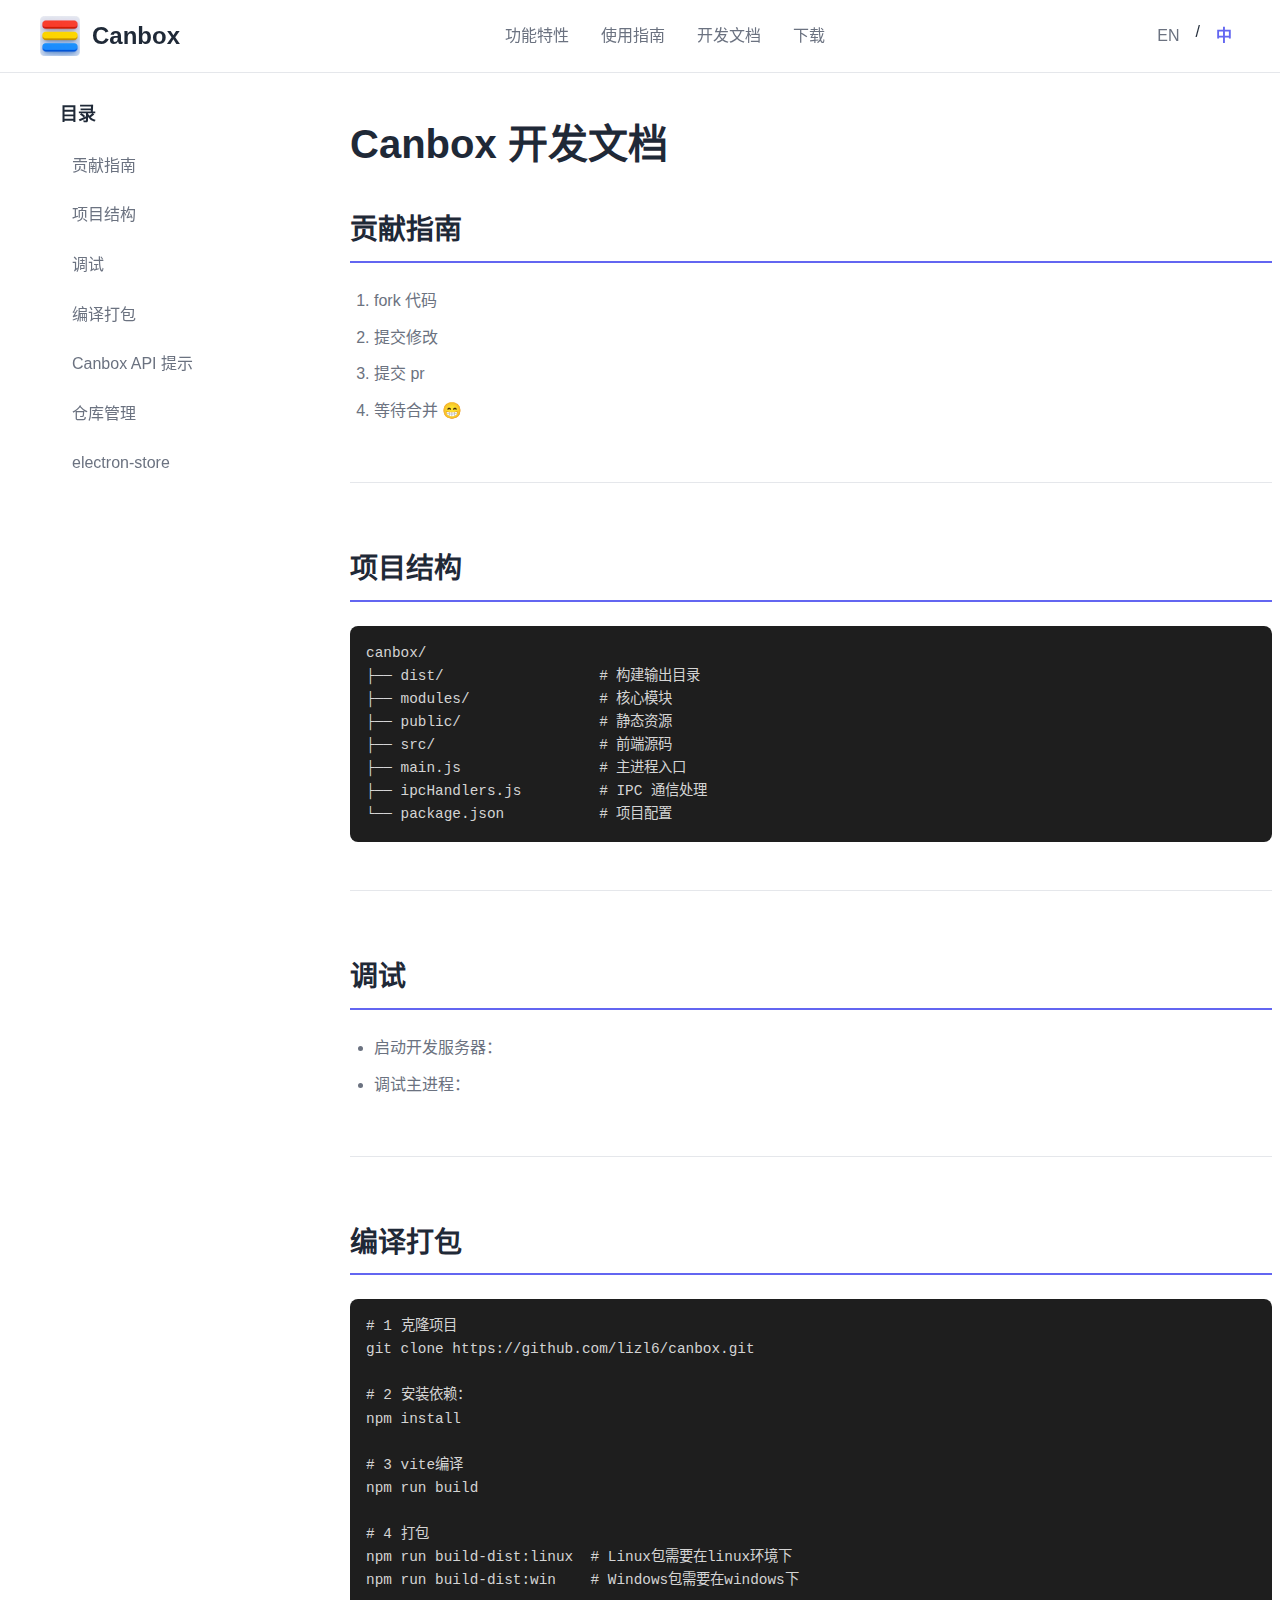
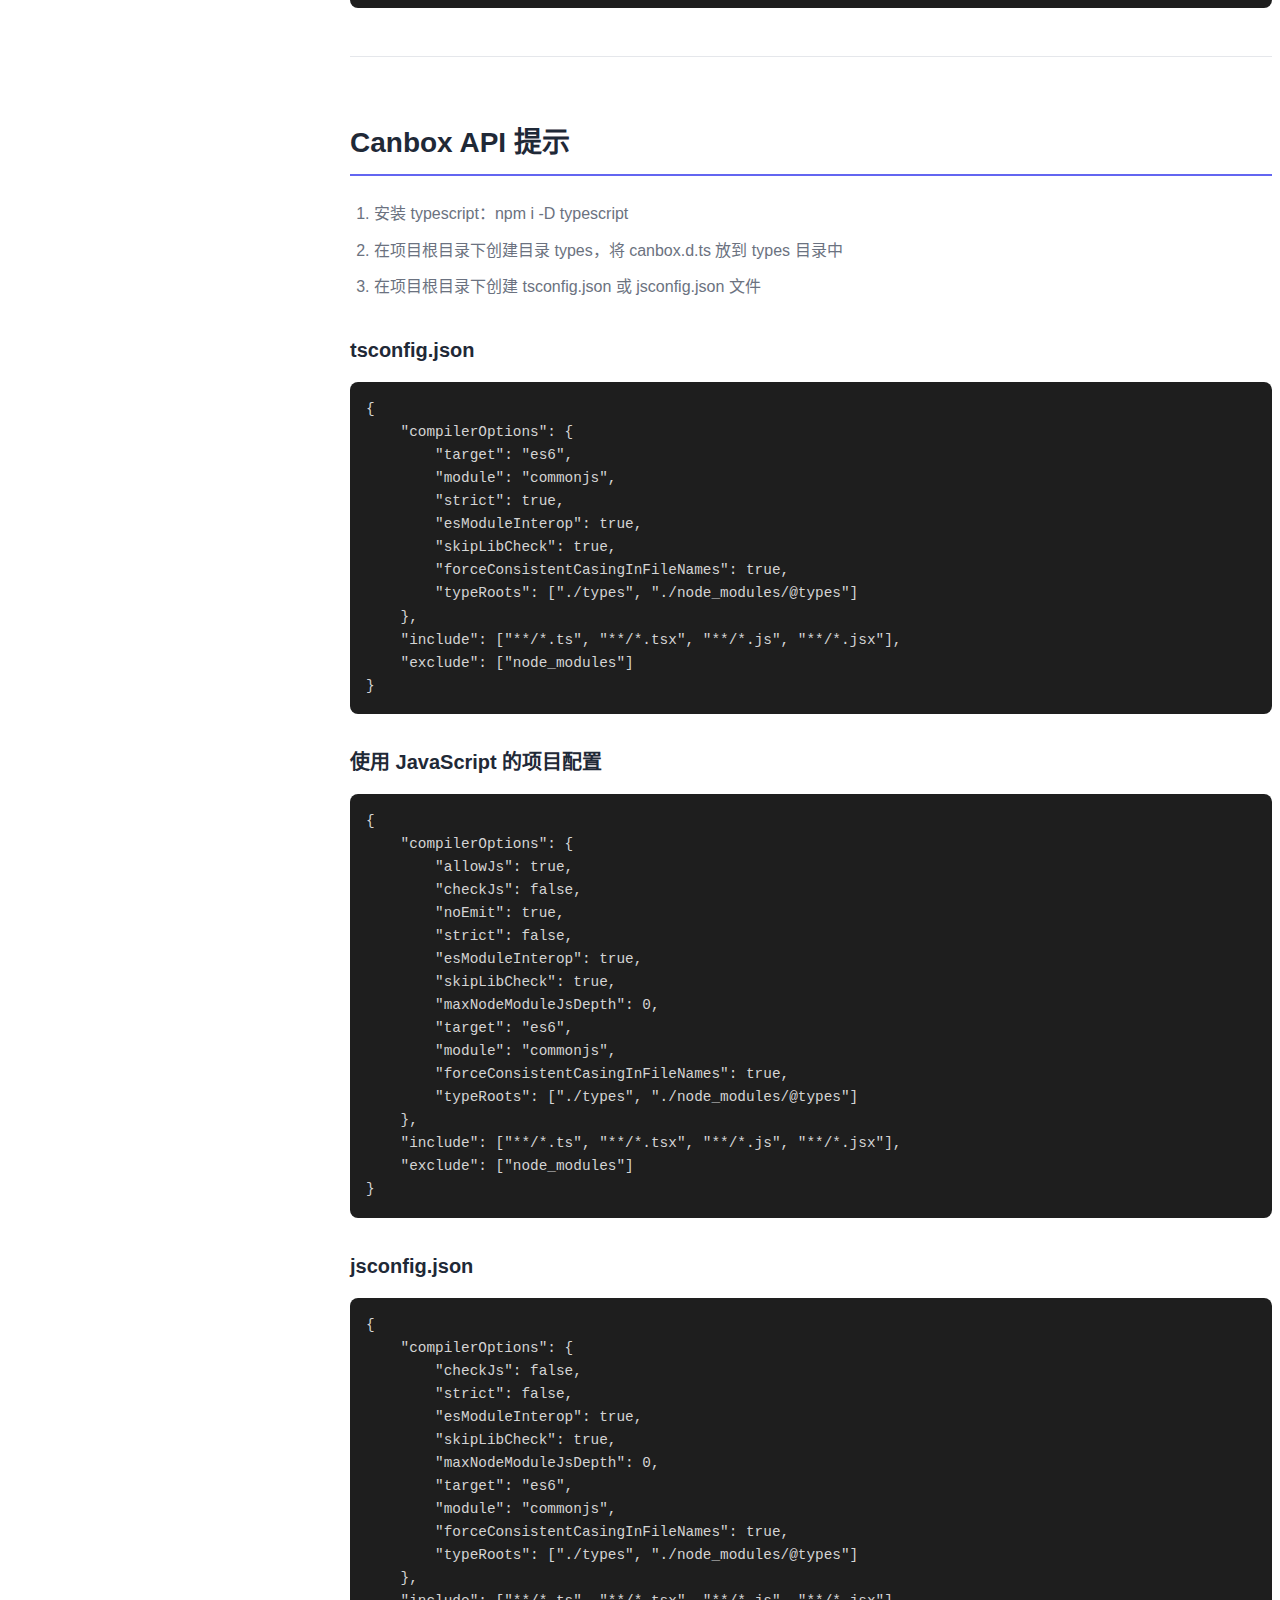
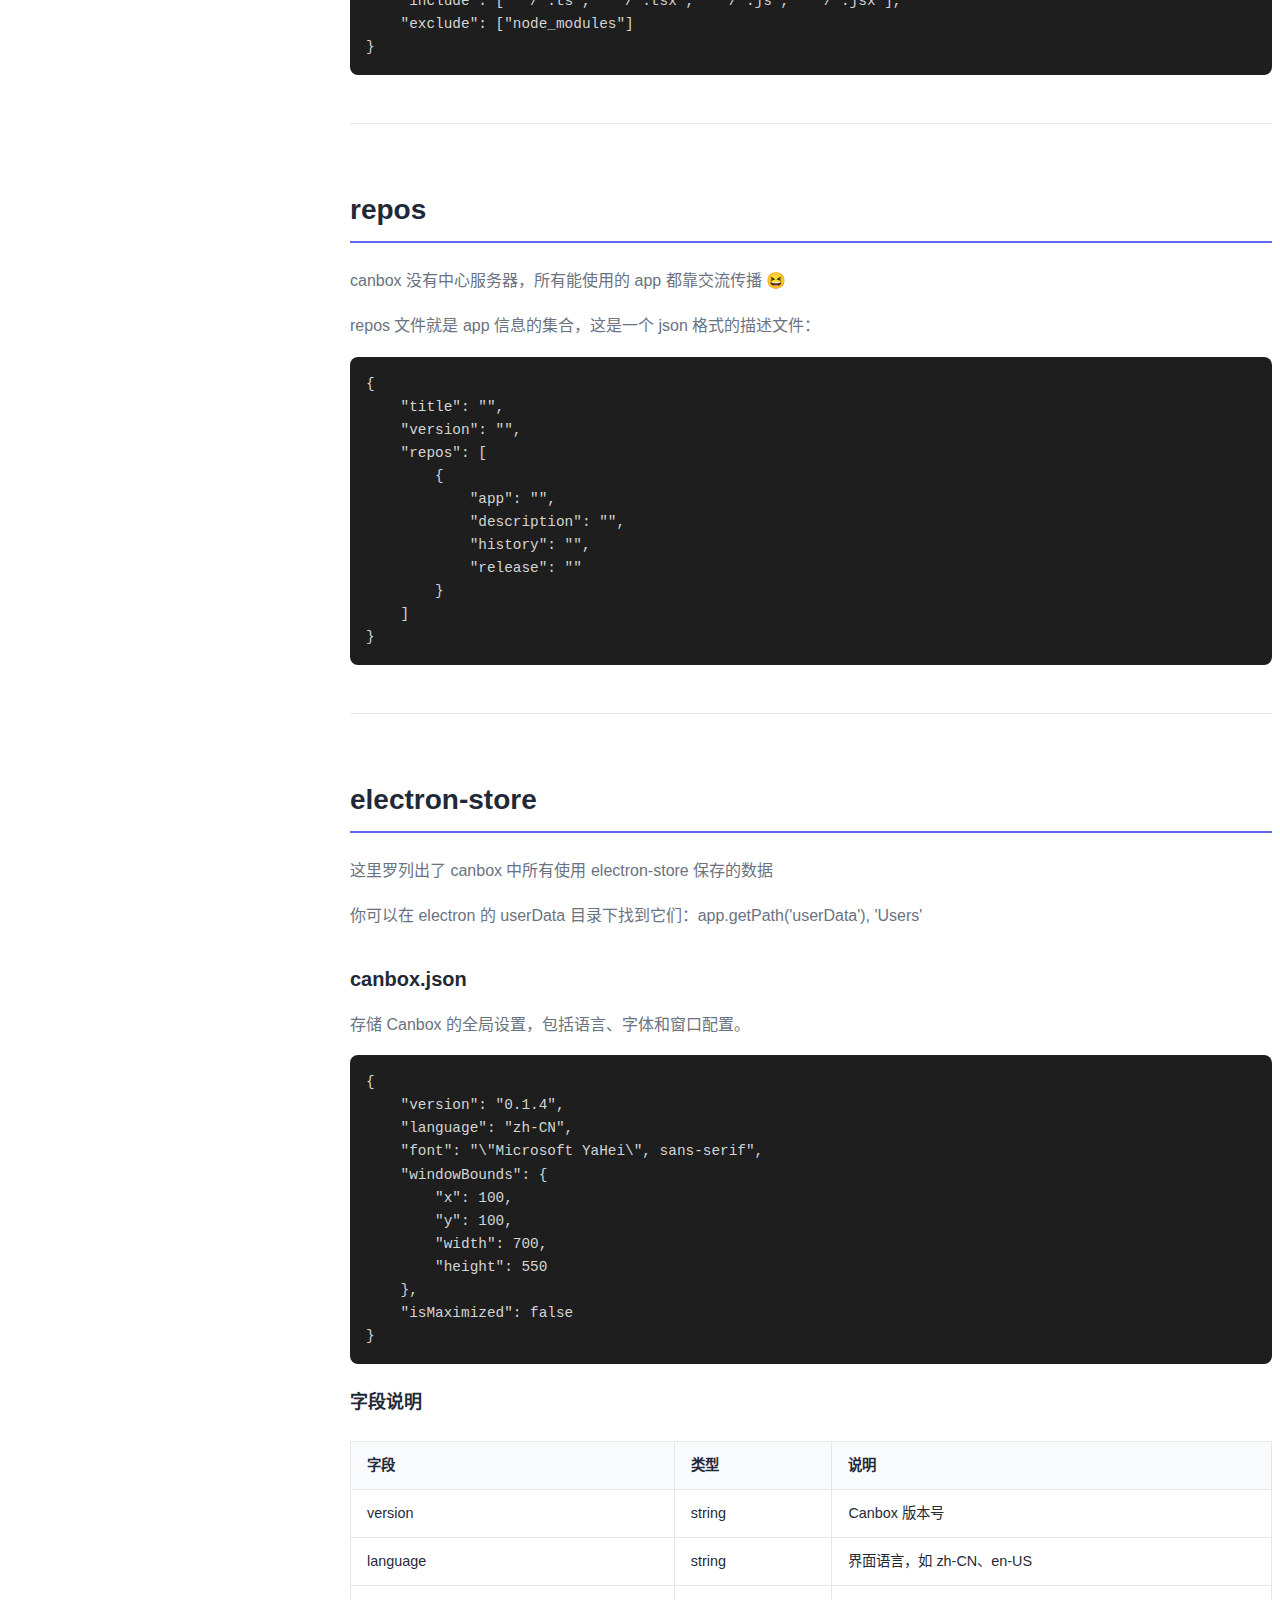
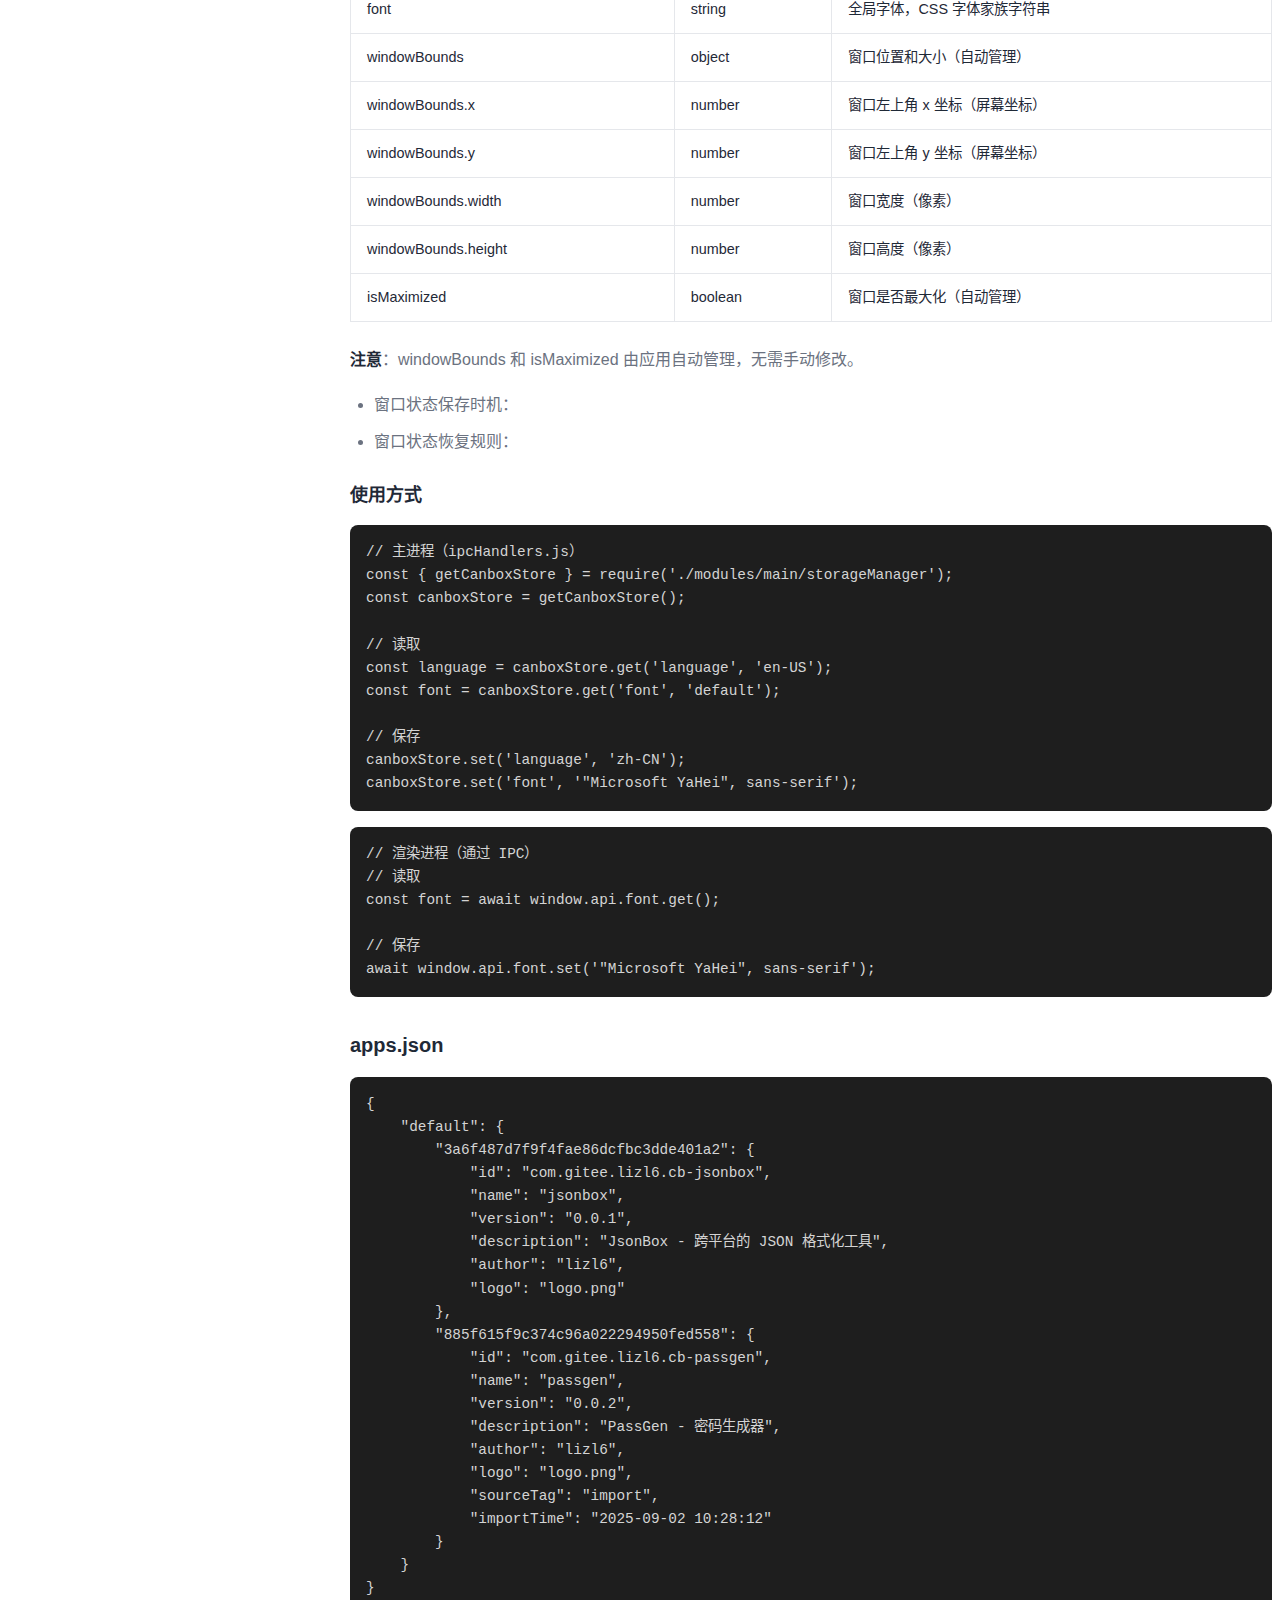
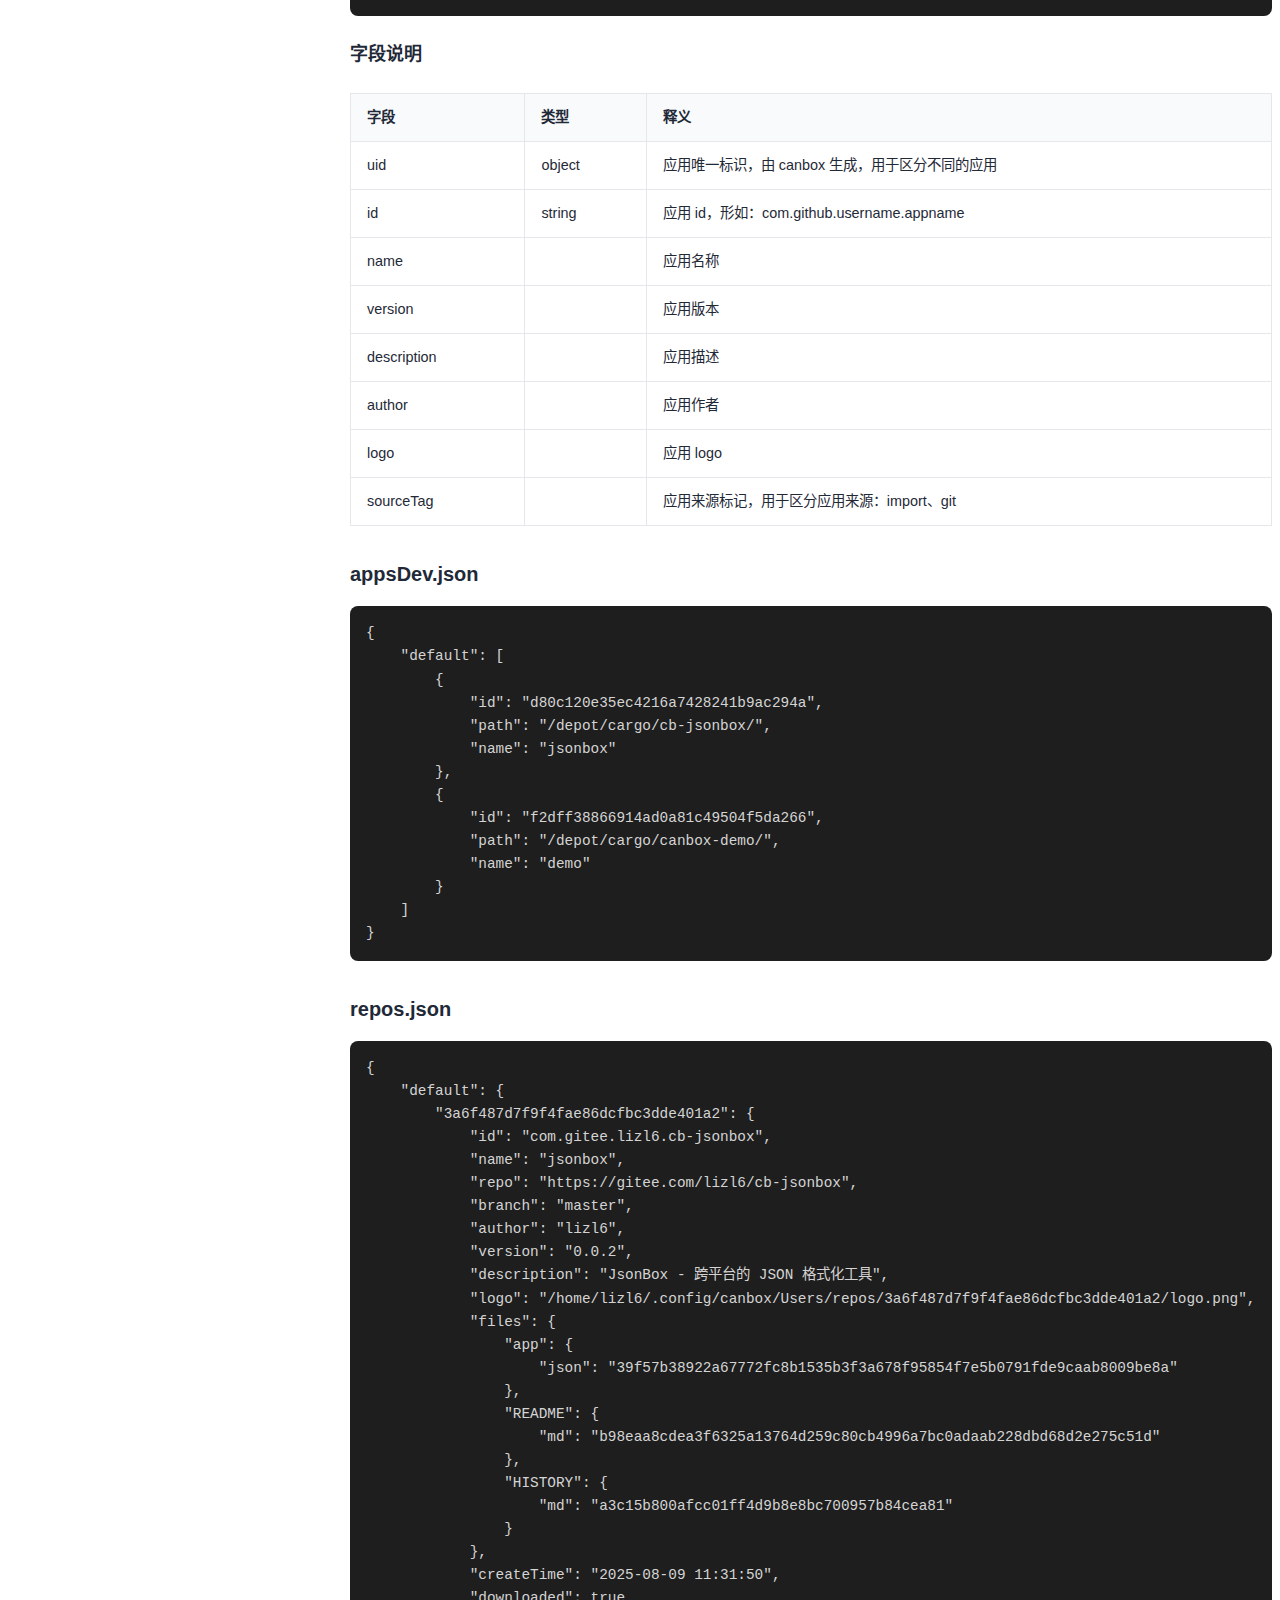
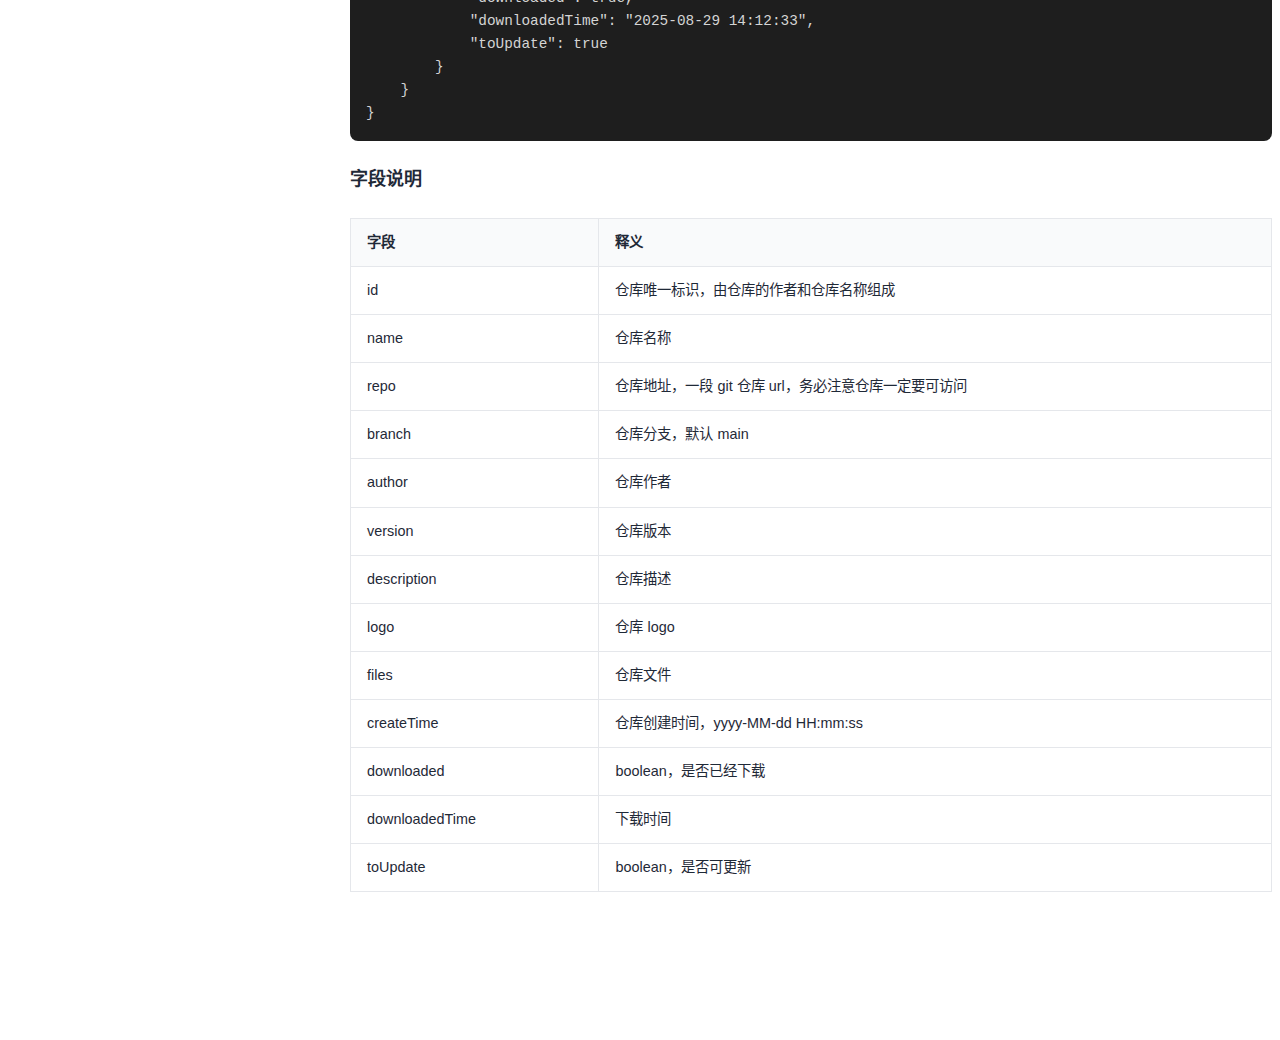
<file: canbox-dev.html>
<!DOCTYPE html>
<html lang="zh-CN">
<head>
    <meta charset="UTF-8">
    <meta name="viewport" content="width=device-width, initial-scale=1.0">
    <title data-zh="Canbox 开发文档" data-en="Canbox Development Docs">Canbox 开发文档 - Canbox</title>
    <link rel="icon" type="image/png" href="./images/logo_128x128.png">
    <link rel="stylesheet" href="./styles/main.css">
    <link rel="stylesheet" href="./styles/docs.css">
</head>
<body>
    <!-- 导航栏 -->
    <header class="header">
        <nav class="nav container">
            <a href="/" class="logo">
                <img src="./images/logo.png" alt="Canbox Logo" class="logo-img">
                <span class="logo-text">Canbox</span>
            </a>
            <ul class="nav-menu">
                <li><a href="/#features" data-zh="功能特性" data-en="Features">功能特性</a></li>
                <li><a href="/#usage" data-zh="使用指南" data-en="Usage">使用指南</a></li>
                <li><a href="/#development" data-zh="开发文档" data-en="Docs">开发文档</a></li>
                <li><a href="/#download" data-zh="下载" data-en="Download">下载</a></li>
            </ul>
            <div class="lang-switch">
                <a href="#en">EN</a> / <a href="#zh" class="active">中</a>
            </div>
        </nav>
    </header>

    <!-- 文档内容 -->
    <main class="docs-main">
        <div class="container">
            <div class="docs-layout">
                <!-- 侧边栏 -->
                <aside class="docs-sidebar">
                    <nav class="docs-nav">
                        <h3 data-zh="目录" data-en="Table of Contents">目录</h3>
                        <ul>
                            <li><a href="#contribution" data-zh="贡献指南" data-en="Contribution Guide">贡献指南</a></li>
                            <li><a href="#project-structure" data-zh="项目结构" data-en="Project Structure">项目结构</a></li>
                            <li><a href="#debug" data-zh="调试" data-en="Debug">调试</a></li>
                            <li><a href="#build" data-zh="编译打包" data-en="Build and Package">编译打包</a></li>
                            <li><a href="#canbox-api" data-zh="Canbox API 提示" data-en="Canbox API Tips">Canbox API 提示</a></li>
                            <li><a href="#repos" data-zh="仓库管理" data-en="Repo Management">repos</a></li>
                            <li><a href="#electron-store" data-zh="electron-store" data-en="electron-store">electron-store</a></li>
                        </ul>
                    </nav>
                </aside>

                <!-- 文档主体 -->
                <div class="docs-content">
                    <h1 data-zh="Canbox 开发文档" data-en="Canbox Development Documentation">CanBox开发</h1>

                    <!-- 贡献指南 -->
                    <section id="contribution" class="doc-section">
                        <h2 data-zh="贡献指南" data-en="Contribution Guide">贡献指南</h2>
                        <ol>
                            <li data-zh="fork 代码" data-en="Fork the code">fork 代码</li>
                            <li data-zh="提交修改" data-en="Submit changes">提交修改</li>
                            <li data-zh="提交 pr" data-en="Submit PR">提交pr</li>
                            <li data-zh="等待合并 😁" data-en="Wait for merge 😁">等待合并 😁</li>
                        </ol>
                    </section>

                    <!-- 项目结构 -->
                    <section id="project-structure" class="doc-section">
                        <h2 data-zh="项目结构" data-en="Project Structure">项目结构</h2>
                        <pre><code>canbox/
├── dist/                  # 构建输出目录
├── modules/               # 核心模块
├── public/                # 静态资源
├── src/                   # 前端源码
├── main.js                # 主进程入口
├── ipcHandlers.js         # IPC 通信处理
└── package.json           # 项目配置</code></pre>
                    </section>

                    <!-- 调试 -->
                    <section id="debug" class="doc-section">
                        <h2 data-zh="调试" data-en="Debug">调试</h2>
                        <ul>
                            <li data-zh="启动开发服务器：" data-en="Start development server:">启动开发服务器：
                                <pre><code>npm run dev</code></pre>
                            </li>
                            <li data-zh="调试主进程：" data-en="Debug main process:">调试主进程：
                                <pre><code>npm run start</code></pre>
                            </li>
                        </ul>
                    </section>

                    <!-- 编译打包 -->
                    <section id="build" class="doc-section">
                        <h2 data-zh="编译打包" data-en="Build and Package">编译打包</h2>
                        <pre><code># 1 克隆项目
git clone https://github.com/lizl6/canbox.git

# 2 安装依赖：
npm install

# 3 vite编译
npm run build

# 4 打包
npm run build-dist:linux  # Linux包需要在linux环境下
npm run build-dist:win    # Windows包需要在windows下</code></pre>
                    </section>

                    <!-- Canbox API 提示 -->
                    <section id="canbox-api" class="doc-section">
                        <h2 data-zh="Canbox API 提示" data-en="Canbox API Tips">CanBox API提示</h2>
                        <ol>
                            <li data-zh="安装 typescript：npm i -D typescript" data-en="Install typescript: npm i -D typescript">安装 <code>typescript</code> ： <code>npm i -D typescript</code></li>
                            <li data-zh="在项目根目录下创建目录 types，将 canbox.d.ts 放到 types 目录中" data-en="Create a types directory in the project root, and put canbox.d.ts into the types directory">在项目根目录下创建目录  <code>types</code>，将 <code>canbox.d.ts</code> 放到 <code>types</code> 目录中</li>
                            <li data-zh="在项目根目录下创建 tsconfig.json 或 jsconfig.json 文件" data-en="Create tsconfig.json or jsconfig.json file in the project root">在项目根目录下创建 <code>tsconfig.json</code> 或 <code>jsconfig.json</code> 文件</li>
                        </ol>

                        <h3>tsconfig.json</h3>
                        <pre><code>{
    "compilerOptions": {
        "target": "es6",
        "module": "commonjs",
        "strict": true,
        "esModuleInterop": true,
        "skipLibCheck": true,
        "forceConsistentCasingInFileNames": true,
        "typeRoots": ["./types", "./node_modules/@types"]
    },
    "include": ["**/*.ts", "**/*.tsx", "**/*.js", "**/*.jsx"],
    "exclude": ["node_modules"]
}</code></pre>

                        <h3 data-zh="使用 JavaScript 的项目配置" data-en="JavaScript Project Configuration">使用 JavaScript 的项目配置</h3>
                        <pre><code>{
    "compilerOptions": {
        "allowJs": true,
        "checkJs": false,
        "noEmit": true,
        "strict": false,
        "esModuleInterop": true,
        "skipLibCheck": true,
        "maxNodeModuleJsDepth": 0,
        "target": "es6",
        "module": "commonjs",
        "forceConsistentCasingInFileNames": true,
        "typeRoots": ["./types", "./node_modules/@types"]
    },
    "include": ["**/*.ts", "**/*.tsx", "**/*.js", "**/*.jsx"],
    "exclude": ["node_modules"]
}</code></pre>

                        <h3>jsconfig.json</h3>
                        <pre><code>{
    "compilerOptions": {
        "checkJs": false,
        "strict": false,
        "esModuleInterop": true,
        "skipLibCheck": true,
        "maxNodeModuleJsDepth": 0,
        "target": "es6",
        "module": "commonjs",
        "forceConsistentCasingInFileNames": true,
        "typeRoots": ["./types", "./node_modules/@types"]
    },
    "include": ["**/*.ts", "**/*.tsx", "**/*.js", "**/*.jsx"],
    "exclude": ["node_modules"]
}</code></pre>
                    </section>

                    <!-- repos -->
                    <section id="repos" class="doc-section">
                        <h2>repos</h2>
                        <p data-zh="canbox 没有中心服务器，所有能使用的 app 都靠交流传播 😆" data-en="canbox has no central server, all available apps are spread through communication 😆">canbox没有中心服务器，所有能使用的app都靠交流传播😆</p>

                        <p data-zh="repos 文件就是 app 信息的集合，这是一个 json 格式的描述文件：" data-en="repos file is a collection of app information, this is a json format description file:">repos文件就是app信息的集合，这是一个json格式的描述文件：</p>
                        <pre><code>{
    "title": "",
    "version": "",
    "repos": [
        {
            "app": "",
            "description": "",
            "history": "",
            "release": ""
        }
    ]
}</code></pre>
                    </section>

                    <!-- electron-store -->
                    <section id="electron-store" class="doc-section">
                        <h2>electron-store</h2>
                        <p data-zh="这里罗列出了 canbox 中所有使用 electron-store 保存的数据" data-en="Here are all the data saved using electron-store in canbox">这里罗列出了canbox中所有使用electron-store保存的数据</p>

                        <p data-zh="你可以在 electron 的 userData 目录下找到它们：app.getPath('userData'), 'Users'" data-en="You can find them in electron's userData directory: app.getPath('userData'), 'Users'">你可以在electron的userData目录下找到它们：<code>app.getPath('userData'), 'Users')</code></p>

                        <h3>canbox.json</h3>
                        <p data-zh="存储 Canbox 的全局设置，包括语言、字体和窗口配置。" data-en="Store Canbox global settings, including language, font, and window configuration.">存储 Canbox 的全局设置，包括语言、字体和窗口配置。</p>
                        <pre><code>{
    "version": "0.1.4",
    "language": "zh-CN",
    "font": "\"Microsoft YaHei\", sans-serif",
    "windowBounds": {
        "x": 100,
        "y": 100,
        "width": 700,
        "height": 550
    },
    "isMaximized": false
}</code></pre>

                        <h4 data-zh="字段说明" data-en="Field Description">字段说明</h4>
                        <table>
                            <thead>
                                <tr>
                                    <th data-zh="字段" data-en="Field">字段</th>
                                    <th data-zh="类型" data-en="Type">类型</th>
                                    <th data-zh="说明" data-en="Description">说明</th>
                                </tr>
                            </thead>
                            <tbody>
                                <tr><td>version</td><td>string</td><td data-zh="Canbox 版本号" data-en="Canbox version number">Canbox 版本号</td></tr>
                                <tr><td>language</td><td>string</td><td data-zh="界面语言，如 zh-CN、en-US" data-en="Interface language, such as zh-CN, en-US">界面语言，如 "zh-CN"、"en-US"</td></tr>
                                <tr><td>font</td><td>string</td><td data-zh="全局字体，CSS 字体家族字符串" data-en="Global font, CSS font family string">全局字体，CSS 字体家族字符串</td></tr>
                                <tr><td>windowBounds</td><td>object</td><td data-zh="窗口位置和大小（自动管理）" data-en="Window position and size (automatically managed)">窗口位置和大小（自动管理）</td></tr>
                                <tr><td>windowBounds.x</td><td>number</td><td data-zh="窗口左上角 x 坐标（屏幕坐标）" data-en="Window top-left x coordinate (screen coordinate)">窗口左上角 x 坐标（屏幕坐标）</td></tr>
                                <tr><td>windowBounds.y</td><td>number</td><td data-zh="窗口左上角 y 坐标（屏幕坐标）" data-en="Window top-left y coordinate (screen coordinate)">窗口左上角 y 坐标（屏幕坐标）</td></tr>
                                <tr><td>windowBounds.width</td><td>number</td><td data-zh="窗口宽度（像素）" data-en="Window width (pixels)">窗口宽度（像素）</td></tr>
                                <tr><td>windowBounds.height</td><td>number</td><td data-zh="窗口高度（像素）" data-en="Window height (pixels)">窗口高度（像素）</td></tr>
                                <tr><td>isMaximized</td><td>boolean</td><td data-zh="窗口是否最大化（自动管理）" data-en="Whether the window is maximized (automatically managed)">窗口是否最大化（自动管理）</td></tr>
                            </tbody>
                        </table>

                        <p><strong data-zh="注意" data-en="Note">注意</strong>：<span data-zh="windowBounds 和 isMaximized 由应用自动管理，无需手动修改。" data-en="windowBounds and isMaximized are automatically managed by the application, no need to modify manually.">windowBounds 和 isMaximized 由应用自动管理，无需手动修改。</span></p>

                        <ul>
                            <li data-zh="窗口状态保存时机：" data-en="Window state save timing:"><strong data-zh="窗口状态保存时机" data-en="Window state save timing">窗口状态保存时机</strong>：
                                <ul>
                                    <li data-zh="用户点击关闭按钮时（最小化到托盘）" data-en="When user clicks the close button (minimize to tray)">用户点击关闭按钮时（最小化到托盘）</li>
                                    <li data-zh="应用退出时" data-en="When the application exits">应用退出时</li>
                                </ul>
                            </li>
                            <li data-zh="窗口状态恢复规则：" data-en="Window state restore rules:"><strong data-zh="窗口状态恢复规则" data-en="Window state restore rules">窗口状态恢复规则</strong>：
                                <ul>
                                    <li data-zh="如果 isMaximized 为 true，启动时直接最大化窗口" data-en="If isMaximized is true, maximize the window directly on startup">如果 isMaximized 为 true，启动时直接最大化窗口</li>
                                    <li data-zh="如果 isMaximized 为 false，启动时恢复 windowBounds 中的位置和大小" data-en="If isMaximized is false, restore the position and size from windowBounds on startup">如果 isMaximized 为 false，启动时恢复 windowBounds 中的位置和大小</li>
                                    <li data-zh="如果保存的位置无效（如屏幕分辨率改变），自动使用默认值（屏幕居中，700x550）" data-en="If the saved position is invalid (such as screen resolution change), automatically use default value (screen centered, 700x550)">如果保存的位置无效（如屏幕分辨率改变），自动使用默认值（屏幕居中，700x550）</li>
                                </ul>
                            </li>
                        </ul>

                        <h4 data-zh="使用方式" data-en="Usage">使用方式</h4>
                        <pre><code>// 主进程（ipcHandlers.js）
const { getCanboxStore } = require('./modules/main/storageManager');
const canboxStore = getCanboxStore();

// 读取
const language = canboxStore.get('language', 'en-US');
const font = canboxStore.get('font', 'default');

// 保存
canboxStore.set('language', 'zh-CN');
canboxStore.set('font', '"Microsoft YaHei", sans-serif');</code></pre>

                        <pre><code>// 渲染进程（通过 IPC）
// 读取
const font = await window.api.font.get();

// 保存
await window.api.font.set('"Microsoft YaHei", sans-serif');</code></pre>

                        <h3>apps.json</h3>
                        <pre><code>{
    "default": {
        "3a6f487d7f9f4fae86dcfbc3dde401a2": {
            "id": "com.gitee.lizl6.cb-jsonbox",
            "name": "jsonbox",
            "version": "0.0.1",
            "description": "JsonBox - 跨平台的 JSON 格式化工具",
            "author": "lizl6",
            "logo": "logo.png"
        },
        "885f615f9c374c96a022294950fed558": {
            "id": "com.gitee.lizl6.cb-passgen",
            "name": "passgen",
            "version": "0.0.2",
            "description": "PassGen - 密码生成器",
            "author": "lizl6",
            "logo": "logo.png",
            "sourceTag": "import",
            "importTime": "2025-09-02 10:28:12"
        }
    }
}</code></pre>

                        <h4 data-zh="字段说明" data-en="Field Description">字段说明</h4>
                        <table>
                            <thead>
                                <tr>
                                    <th data-zh="字段" data-en="Field">字段</th>
                                    <th data-zh="类型" data-en="Type">类型</th>
                                    <th data-zh="释义" data-en="Description">释义</th>
                                </tr>
                            </thead>
                            <tbody>
                                <tr><td>uid</td><td>object</td><td data-zh="应用唯一标识，由 canbox 生成，用于区分不同的应用" data-en="App unique identifier, generated by canbox, used to distinguish different apps">应用唯一标识，由canbox生成，用于区分不同的应用</td></tr>
                                <tr><td>id</td><td>string</td><td data-zh="应用 id，形如：com.github.username.appname" data-en="App id, in the form: com.github.username.appname">应用id，形如：com.github.username.appname</td></tr>
                                <tr><td>name</td><td></td><td data-zh="应用名称" data-en="App name">应用名称</td></tr>
                                <tr><td>version</td><td></td><td data-zh="应用版本" data-en="App version">应用版本</td></tr>
                                <tr><td>description</td><td></td><td data-zh="应用描述" data-en="App description">应用描述</td></tr>
                                <tr><td>author</td><td></td><td data-zh="应用作者" data-en="App author">应用作者</td></tr>
                                <tr><td>logo</td><td></td><td data-zh="应用 logo" data-en="App logo">应用logo</td></tr>
                                <tr><td>sourceTag</td><td></td><td data-zh="应用来源标记，用于区分应用来源：import、git" data-en="App source tag, used to distinguish app source: import, git">应用来源标记，用于区分应用来源：import、git</td></tr>
                            </tbody>
                        </table>

                        <h3>appsDev.json</h3>
                        <pre><code>{
    "default": [
        {
            "id": "d80c120e35ec4216a7428241b9ac294a",
            "path": "/depot/cargo/cb-jsonbox/",
            "name": "jsonbox"
        },
        {
            "id": "f2dff38866914ad0a81c49504f5da266",
            "path": "/depot/cargo/canbox-demo/",
            "name": "demo"
        }
    ]
}</code></pre>

                        <h3>repos.json</h3>
                        <pre><code>{
    "default": {
        "3a6f487d7f9f4fae86dcfbc3dde401a2": {
            "id": "com.gitee.lizl6.cb-jsonbox",
            "name": "jsonbox",
            "repo": "https://gitee.com/lizl6/cb-jsonbox",
            "branch": "master",
            "author": "lizl6",
            "version": "0.0.2",
            "description": "JsonBox - 跨平台的 JSON 格式化工具",
            "logo": "/home/lizl6/.config/canbox/Users/repos/3a6f487d7f9f4fae86dcfbc3dde401a2/logo.png",
            "files": {
                "app": {
                    "json": "39f57b38922a67772fc8b1535b3f3a678f95854f7e5b0791fde9caab8009be8a"
                },
                "README": {
                    "md": "b98eaa8cdea3f6325a13764d259c80cb4996a7bc0adaab228dbd68d2e275c51d"
                },
                "HISTORY": {
                    "md": "a3c15b800afcc01ff4d9b8e8bc700957b84cea81"
                }
            },
            "createTime": "2025-08-09 11:31:50",
            "downloaded": true,
            "downloadedTime": "2025-08-29 14:12:33",
            "toUpdate": true
        }
    }
}</code></pre>

                        <h4 data-zh="字段说明" data-en="Field Description">字段说明</h4>
                        <table>
                            <thead>
                                <tr>
                                    <th data-zh="字段" data-en="Field">字段</th>
                                    <th data-zh="释义" data-en="Description">释义</th>
                                </tr>
                            </thead>
                            <tbody>
                                <tr><td>id</td><td data-zh="仓库唯一标识，由仓库的作者和仓库名称组成" data-en="Repo unique identifier, composed of repo author and repo name">仓库唯一标识，由仓库的作者和仓库名称组成</td></tr>
                                <tr><td>name</td><td data-zh="仓库名称" data-en="Repo name">仓库名称</td></tr>
                                <tr><td>repo</td><td data-zh="仓库地址，一段 git 仓库 url，务必注意仓库一定要可访问" data-en="Repo address, a git repository URL, make sure the repository is accessible">仓库地址，一段git仓库url，务必注意仓库一定要可访问</td></tr>
                                <tr><td>branch</td><td data-zh="仓库分支，默认 main" data-en="Repo branch, default main">仓库分支，默认 main</td></tr>
                                <tr><td>author</td><td data-zh="仓库作者" data-en="Repo author">仓库作者</td></tr>
                                <tr><td>version</td><td data-zh="仓库版本" data-en="Repo version">仓库版本</td></tr>
                                <tr><td>description</td><td data-zh="仓库描述" data-en="Repo description">仓库描述</td></tr>
                                <tr><td>logo</td><td data-zh="仓库 logo" data-en="Repo logo">仓库logo</td></tr>
                                <tr><td>files</td><td data-zh="仓库文件" data-en="Repo files">仓库文件</td></tr>
                                <tr><td>createTime</td><td data-zh="仓库创建时间，yyyy-MM-dd HH:mm:ss" data-en="Repo creation time, yyyy-MM-dd HH:mm:ss">仓库创建时间，yyyy-MM-dd HH:mm:ss</td></tr>
                                <tr><td>downloaded</td><td data-zh="boolean，是否已经下载" data-en="boolean, whether downloaded">boolean，是否已经下载</td></tr>
                                <tr><td>downloadedTime</td><td data-zh="下载时间" data-en="Download time">下载时间</td></tr>
                                <tr><td>toUpdate</td><td data-zh="boolean，是否可更新" data-en="boolean, whether it can be updated">boolean，是否可更新</td></tr>
                            </tbody>
                        </table>
                    </section>
                </div>
            </div>
        </div>
    </main>

    <script src="./scripts/docs.js"></script>
</body>
</html>
</file>
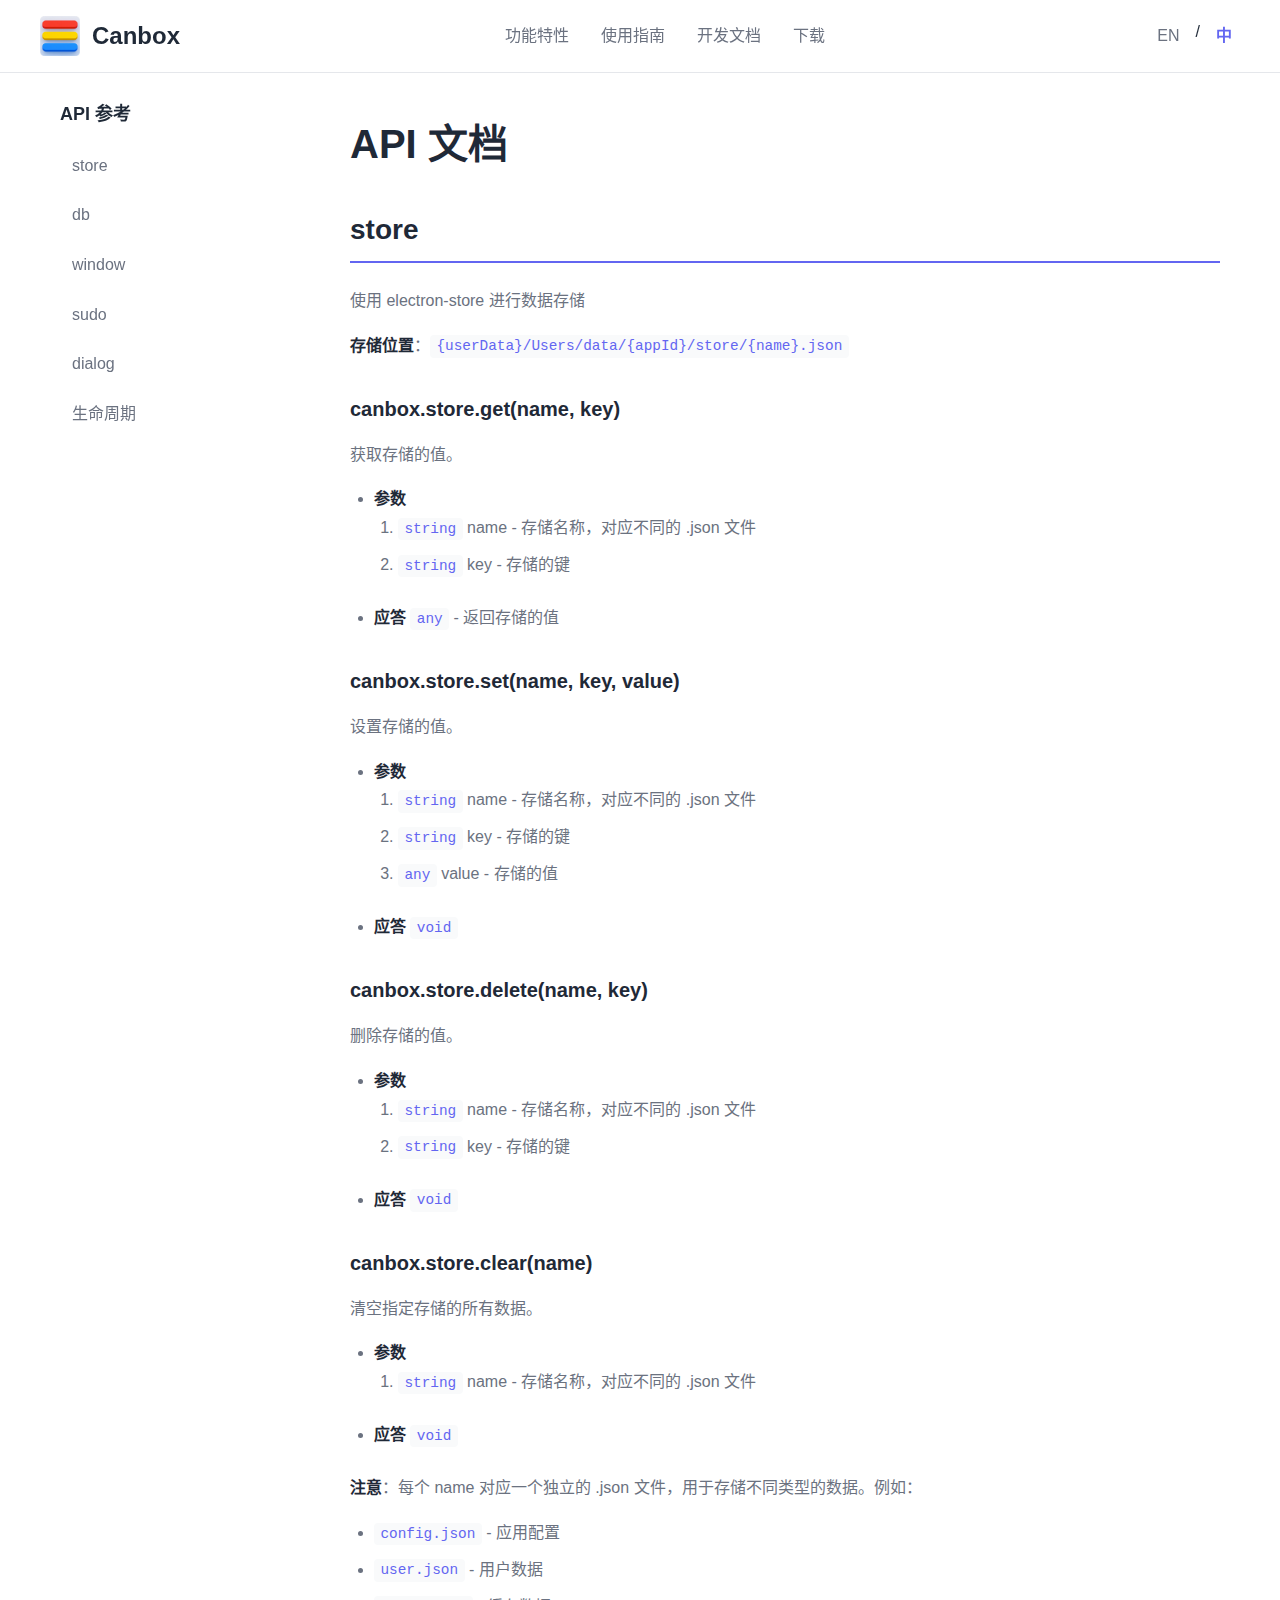
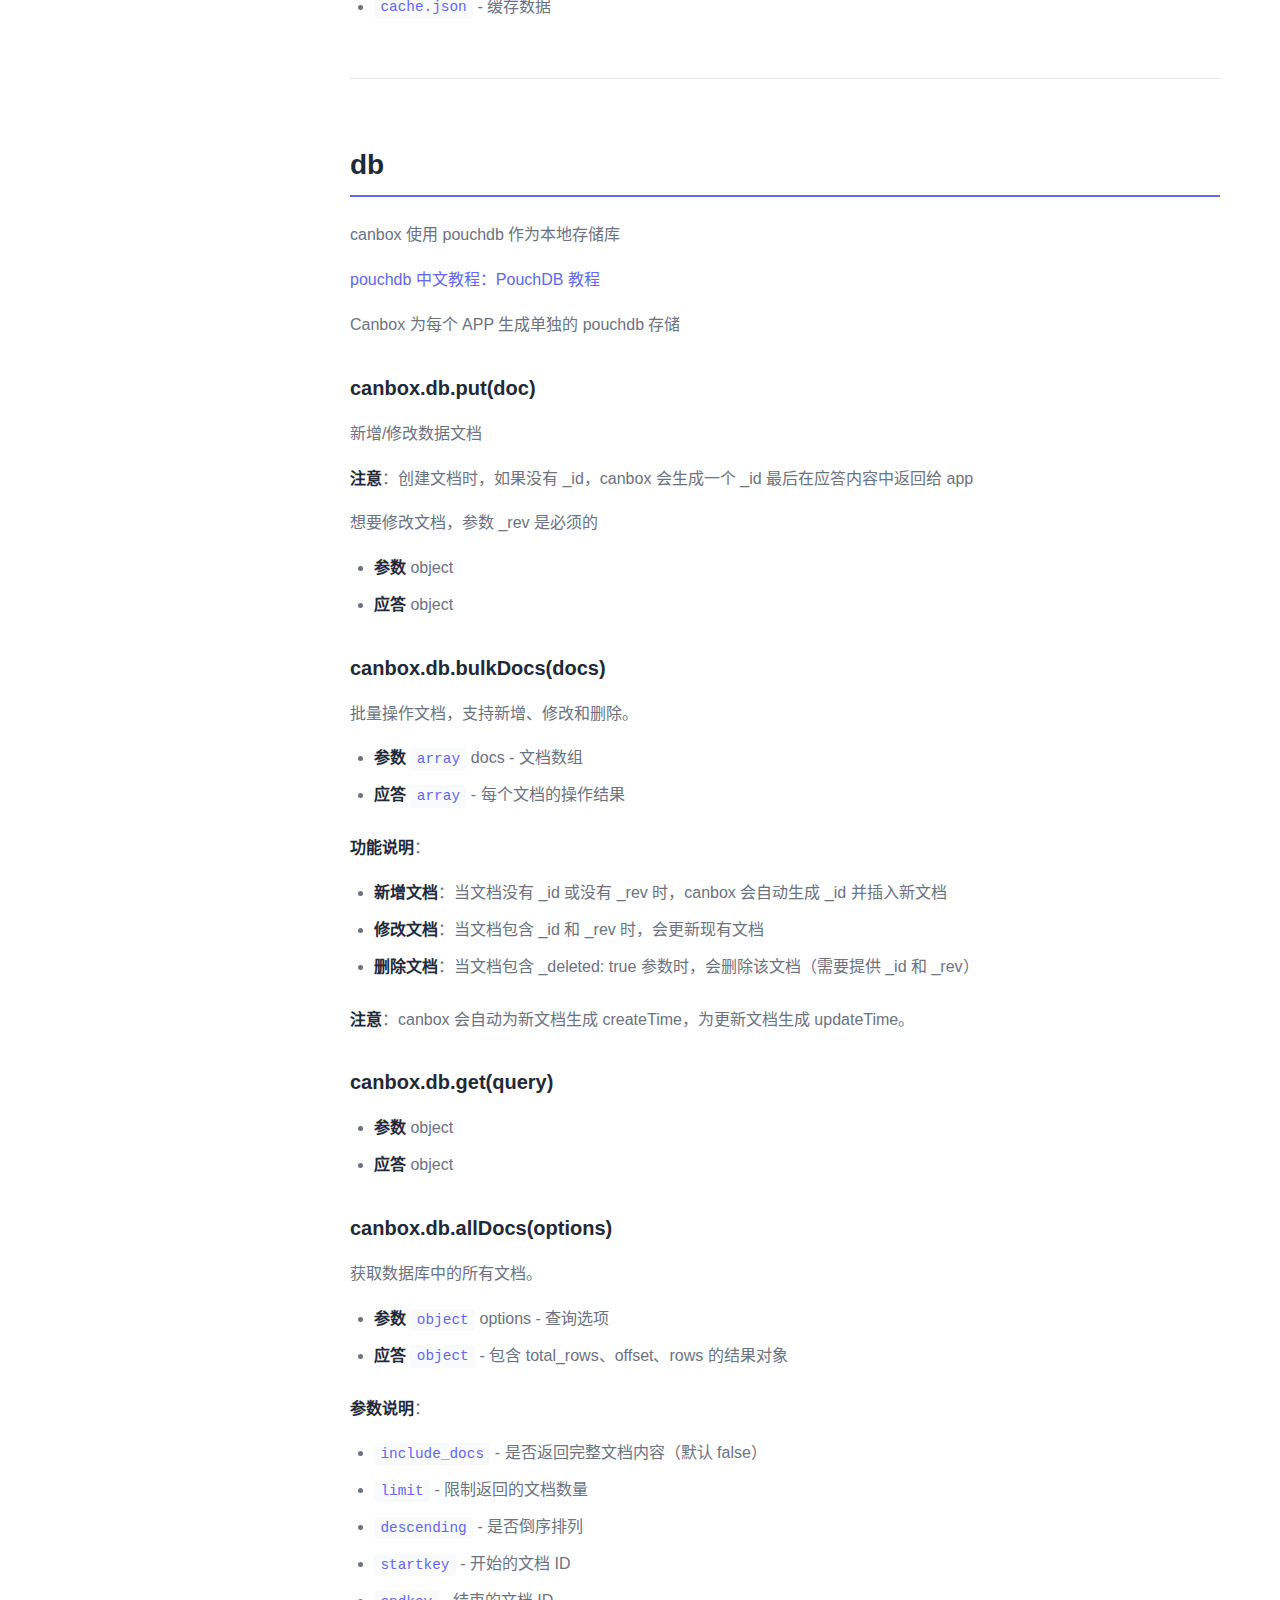
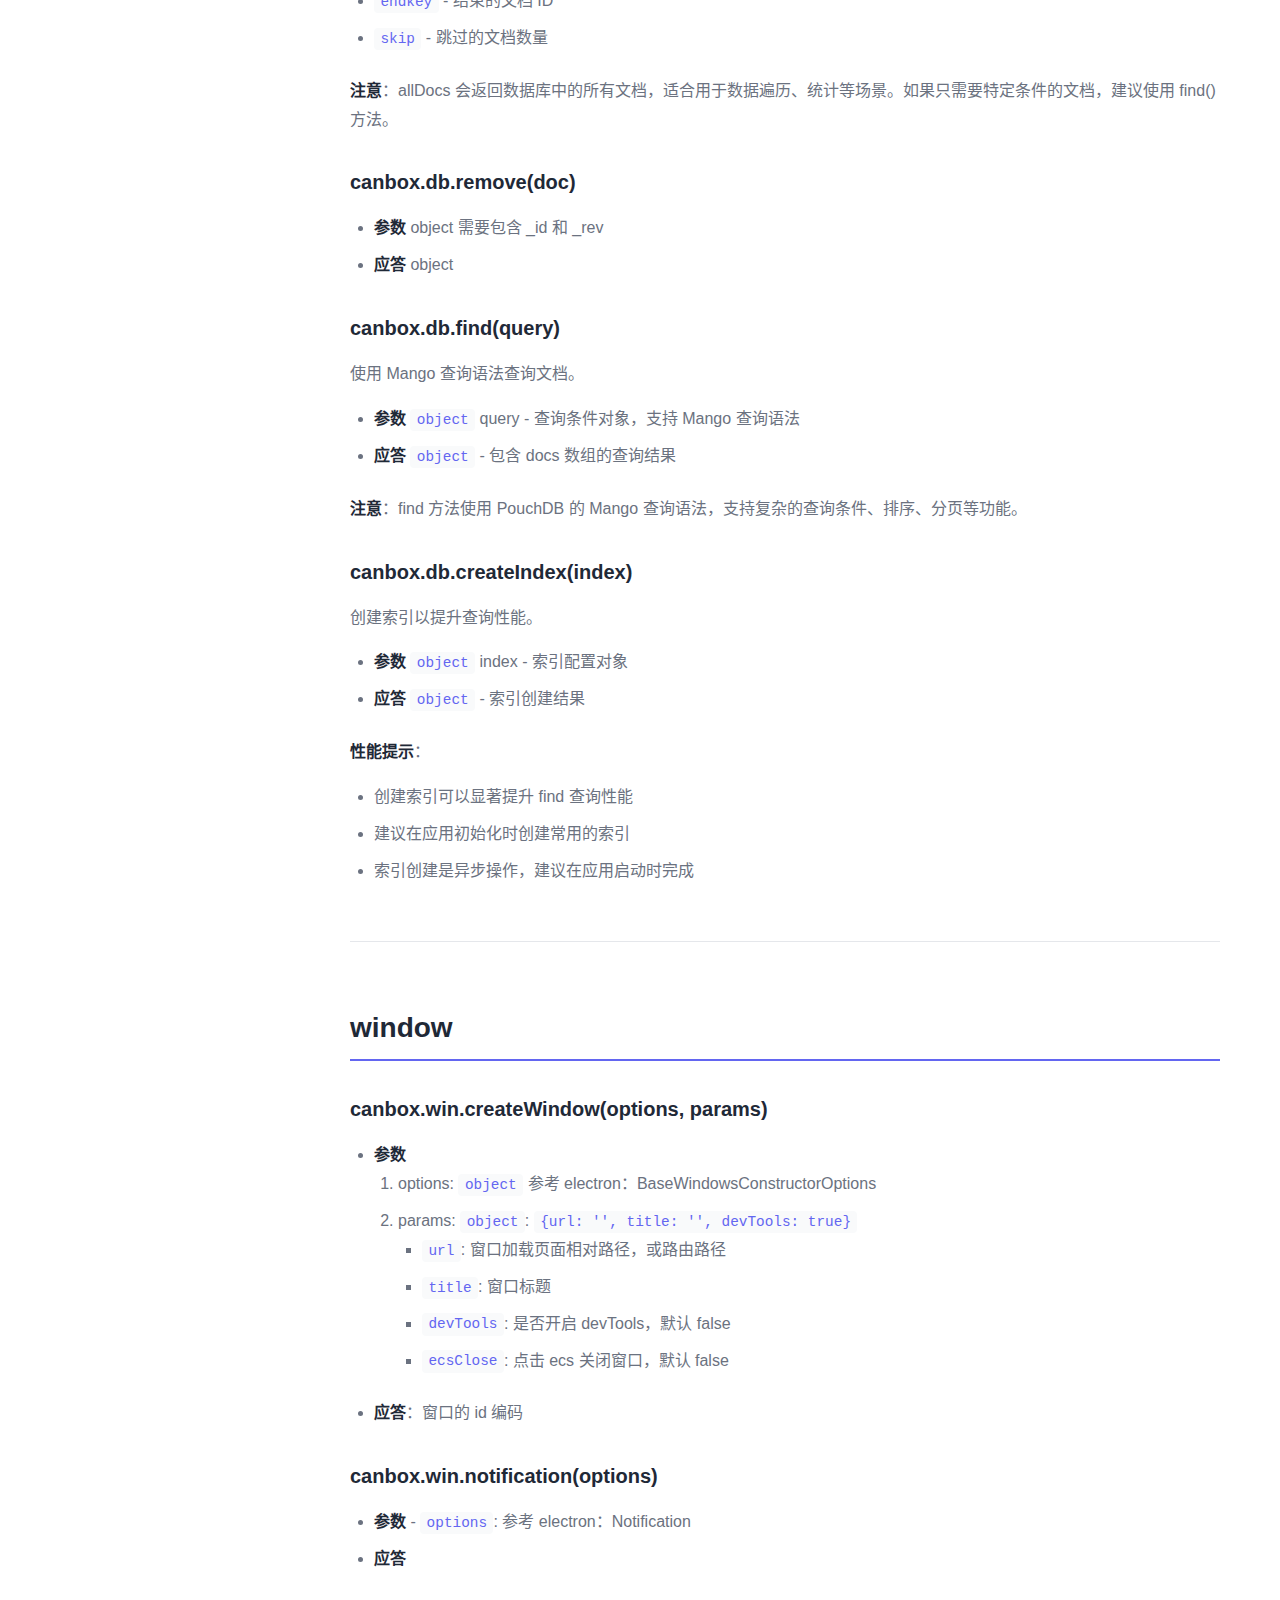
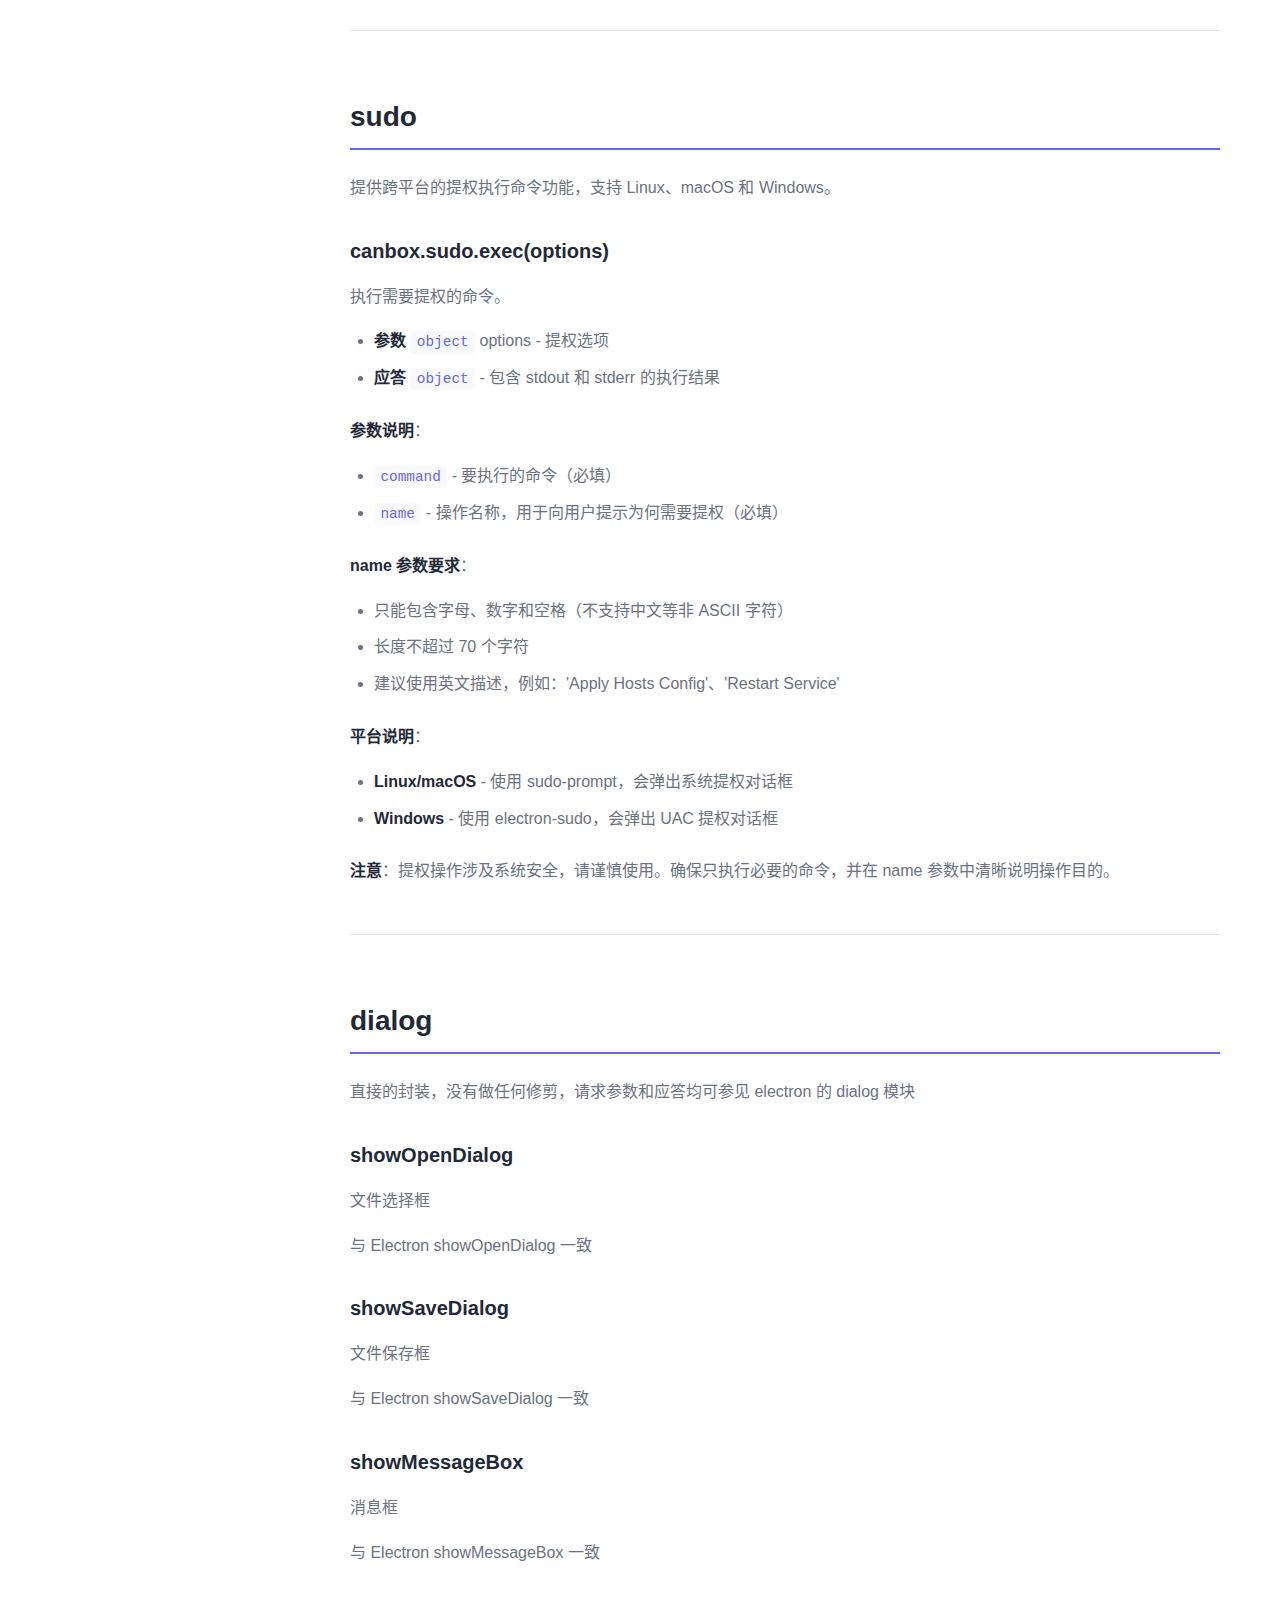
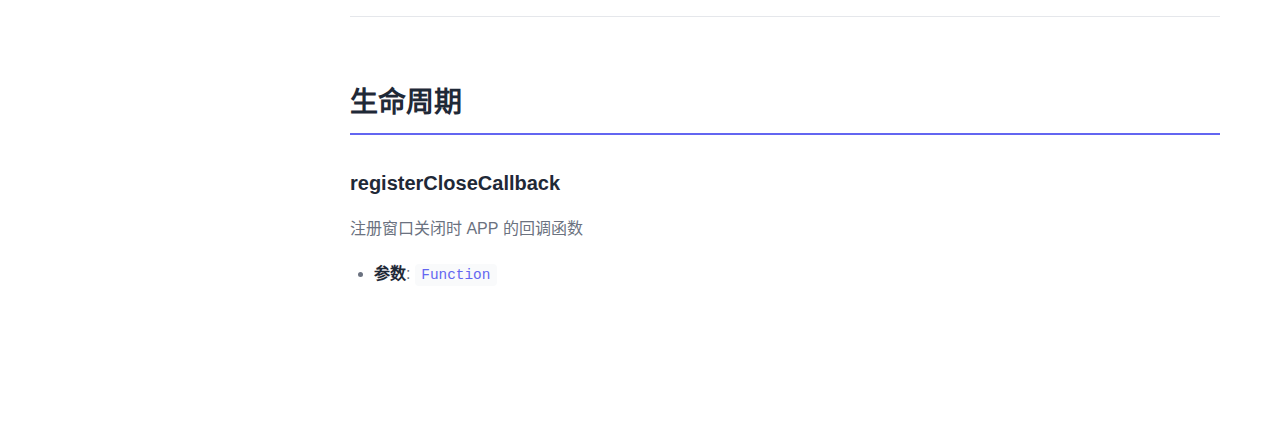
<file: docs.html>
<!DOCTYPE html>
<html lang="zh-CN">
<head>
    <meta charset="UTF-8">
    <meta name="viewport" content="width=device-width, initial-scale=1.0">
    <title data-zh="API 文档 - Canbox" data-en="API Docs - Canbox">API 文档 - Canbox</title>
    <link rel="icon" type="image/png" href="/images/logo_128x128.png">
    <link rel="stylesheet" href="/styles/main.css">
    <link rel="stylesheet" href="/styles/docs.css">
</head>
<body>
    <!-- 导航栏 -->
    <header class="header">
        <nav class="nav container">
            <a href="/" class="logo">
                <img src="/images/logo.png" alt="Canbox Logo" class="logo-img">
                <span class="logo-text">Canbox</span>
            </a>
            <ul class="nav-menu">
                <li><a href="/#features" data-zh="功能特性" data-en="Features">功能特性</a></li>
                <li><a href="/#usage" data-zh="使用指南" data-en="Usage">使用指南</a></li>
                <li><a href="/#development" data-zh="开发文档" data-en="Docs">开发文档</a></li>
                <li><a href="/#download" data-zh="下载" data-en="Download">下载</a></li>
            </ul>
            <div class="lang-switch">
                <a href="#en">EN</a> / <a href="#zh" class="active">中</a>
            </div>
        </nav>
    </header>

    <!-- 文档内容 -->
    <main class="docs-main">
        <div class="container">
            <div class="docs-layout">
                <!-- 侧边栏 -->
                <aside class="docs-sidebar">
                    <nav class="docs-nav">
                        <h3 data-zh="API 参考" data-en="API Reference">API 参考</h3>
                        <ul>
                            <li><a href="#store">store</a></li>
                            <li><a href="#db">db</a></li>
                            <li><a href="#window">window</a></li>
                            <li><a href="#sudo">sudo</a></li>
                            <li><a href="#dialog">dialog</a></li>
                            <li><a href="#lifecycle" data-zh="生命周期" data-en="Lifecycle">生命周期</a></li>
                        </ul>
                    </nav>
                </aside>

                <!-- 文档主体 -->
                <div class="docs-content">
                    <h1 data-zh="API 文档" data-en="API Documentation">API 文档</h1>

                    <!-- store -->
                    <section id="store" class="doc-section">
                        <h2>store</h2>
                        <p data-zh="使用 electron-store 进行数据存储" data-en="Use electron-store for data storage">使用 electron-store 进行数据存储</p>
                        <p><strong data-zh="存储位置" data-en="Storage Location">存储位置</strong>：<code>{userData}/Users/data/{appId}/store/{name}.json</code></p>

                        <h3>canbox.store.get(name, key)</h3>
                        <p data-zh="获取存储的值。" data-en="Get the stored value.">获取存储的值。</p>
                        <ul>
                            <li><strong data-zh="参数" data-en="Parameters">参数</strong>
                                <ol>
                                    <li><code>string</code> name - <span data-zh="存储名称，对应不同的 .json 文件" data-en="Storage name, corresponds to different .json files">存储名称，对应不同的 .json 文件</span></li>
                                    <li><code>string</code> key - <span data-zh="存储的键" data-en="Storage key">存储的键</span></li>
                                </ol>
                            </li>
                            <li><strong data-zh="应答" data-en="Response">应答</strong> <code>any</code> - <span data-zh="返回存储的值" data-en="Returns the stored value">返回存储的值</span></li>
                        </ul>

                        <h3>canbox.store.set(name, key, value)</h3>
                        <p data-zh="设置存储的值。" data-en="Set the stored value.">设置存储的值。</p>
                        <ul>
                            <li><strong data-zh="参数" data-en="Parameters">参数</strong>
                                <ol>
                                    <li><code>string</code> name - <span data-zh="存储名称，对应不同的 .json 文件" data-en="Storage name, corresponds to different .json files">存储名称，对应不同的 .json 文件</span></li>
                                    <li><code>string</code> key - <span data-zh="存储的键" data-en="Storage key">存储的键</span></li>
                                    <li><code>any</code> value - <span data-zh="存储的值" data-en="Storage value">存储的值</span></li>
                                </ol>
                            </li>
                            <li><strong data-zh="应答" data-en="Response">应答</strong> <code>void</code></li>
                        </ul>

                        <h3>canbox.store.delete(name, key)</h3>
                        <p data-zh="删除存储的值。" data-en="Delete the stored value.">删除存储的值。</p>
                        <ul>
                            <li><strong data-zh="参数" data-en="Parameters">参数</strong>
                                <ol>
                                    <li><code>string</code> name - <span data-zh="存储名称，对应不同的 .json 文件" data-en="Storage name, corresponds to different .json files">存储名称，对应不同的 .json 文件</span></li>
                                    <li><code>string</code> key - <span data-zh="存储的键" data-en="Storage key">存储的键</span></li>
                                </ol>
                            </li>
                            <li><strong data-zh="应答" data-en="Response">应答</strong> <code>void</code></li>
                        </ul>

                        <h3>canbox.store.clear(name)</h3>
                        <p data-zh="清空指定存储的所有数据。" data-en="Clear all data in the specified storage.">清空指定存储的所有数据。</p>
                        <ul>
                            <li><strong data-zh="参数" data-en="Parameters">参数</strong>
                                <ol>
                                    <li><code>string</code> name - <span data-zh="存储名称，对应不同的 .json 文件" data-en="Storage name, corresponds to different .json files">存储名称，对应不同的 .json 文件</span></li>
                                </ol>
                            </li>
                            <li><strong data-zh="应答" data-en="Response">应答</strong> <code>void</code></li>
                        </ul>

                        <p><strong data-zh="注意" data-en="Note">注意</strong>：<span data-zh="每个 name 对应一个独立的 .json 文件，用于存储不同类型的数据。例如：" data-en="Each name corresponds to an independent .json file for storing different types of data. For example:">每个 name 对应一个独立的 .json 文件，用于存储不同类型的数据。例如：</span></p>
                        <ul>
                            <li><code>config.json</code> - <span data-zh="应用配置" data-en="Application configuration">应用配置</span></li>
                            <li><code>user.json</code> - <span data-zh="用户数据" data-en="User data">用户数据</span></li>
                            <li><code>cache.json</code> - <span data-zh="缓存数据" data-en="Cache data">缓存数据</span></li>
                        </ul>
                    </section>

                    <!-- db -->
                    <section id="db" class="doc-section">
                        <h2>db</h2>
                        <p data-zh="canbox 使用 pouchdb 作为本地存储库" data-en="canbox uses pouchdb as local storage library">canbox 使用 <a href="https://pouchdb.com/" target="_blank">pouchdb</a> 作为本地存储库</p>
                        <p><a href="https://www.w3ccoo.com/pouchdb/" target="_blank" data-zh="pouchdb 中文教程：PouchDB 教程" data-en="PouchDB Chinese Tutorial">pouchdb 中文教程：PouchDB 教程</a></p>
                        <p data-zh="Canbox 为每个 APP 生成单独的 pouchdb 存储" data-en="Canbox generates a separate pouchdb storage for each app">Canbox 为每个 APP 生成单独的 pouchdb 存储</p>

                        <h3>canbox.db.put(doc)</h3>
                        <p data-zh="新增/修改数据文档" data-en="Add/Update data document">新增/修改数据文档</p>
                        <p><strong data-zh="注意" data-en="Note">注意</strong>：<span data-zh="创建文档时，如果没有 _id，canbox 会生成一个 _id 最后在应答内容中返回给 app" data-en="When creating a document, if there is no _id, canbox will generate an _id and return it in the response">创建文档时，如果没有 _id，canbox 会生成一个 _id 最后在应答内容中返回给 app</span></p>
                        <p data-zh="想要修改文档，参数 _rev 是必须的" data-en="To modify a document, the _rev parameter is required">想要修改文档，参数 _rev 使必须的</p>
                        <ul>
                            <li><strong data-zh="参数" data-en="Parameters">参数</strong> object</li>
                            <li><strong data-zh="应答" data-en="Response">应答</strong> object</li>
                        </ul>

                        <h3>canbox.db.bulkDocs(docs)</h3>
                        <p data-zh="批量操作文档，支持新增、修改和删除。" data-en="Batch operation on documents, supports add, update and delete.">批量操作文档，支持新增、修改和删除。</p>
                        <ul>
                            <li><strong data-zh="参数" data-en="Parameters">参数</strong> <code>array</code> docs - <span data-zh="文档数组" data-en="Document array">文档数组</span></li>
                            <li><strong data-zh="应答" data-en="Response">应答</strong> <code>array</code> - <span data-zh="每个文档的操作结果" data-en="Operation result for each document">每个文档的操作结果</span></li>
                        </ul>

                        <p><strong data-zh="功能说明" data-en="Function Description">功能说明</strong>：</p>
                        <ul>
                            <li><strong data-zh="新增文档" data-en="Add Document">新增文档</strong>：<span data-zh="当文档没有 _id 或没有 _rev 时，canbox 会自动生成 _id 并插入新文档" data-en="When the document has no _id or _rev, canbox will automatically generate _id and insert a new document">当文档没有 _id 或没有 _rev 时，canbox 会自动生成 _id 并插入新文档</span></li>
                            <li><strong data-zh="修改文档" data-en="Update Document">修改文档</strong>：<span data-zh="当文档包含 _id 和 _rev 时，会更新现有文档" data-en="When the document contains _id and _rev, it will update the existing document">当文档包含 _id 和 _rev 时，会更新现有文档</span></li>
                            <li><strong data-zh="删除文档" data-en="Delete Document">删除文档</strong>：<span data-zh="当文档包含 _deleted: true 参数时，会删除该文档（需要提供 _id 和 _rev）" data-en="When the document contains _deleted: true parameter, it will delete the document (requires _id and _rev)">当文档包含 _deleted: true 参数时，会删除该文档（需要提供 _id 和 _rev）</span></li>
                        </ul>

                        <p><strong data-zh="注意" data-en="Note">注意</strong>：<span data-zh="canbox 会自动为新文档生成 createTime，为更新文档生成 updateTime。" data-en="canbox will automatically generate createTime for new documents and updateTime for updated documents.">canbox 会自动为新文档生成 createTime，为更新文档生成 updateTime。</span></p>

                        <h3>canbox.db.get(query)</h3>
                        <ul>
                            <li><strong data-zh="参数" data-en="Parameters">参数</strong> object</li>
                            <li><strong data-zh="应答" data-en="Response">应答</strong> object</li>
                        </ul>

                        <h3>canbox.db.allDocs(options)</h3>
                        <p data-zh="获取数据库中的所有文档。" data-en="Get all documents in the database.">获取数据库中的所有文档。</p>
                        <ul>
                            <li><strong data-zh="参数" data-en="Parameters">参数</strong> <code>object</code> options - <span data-zh="查询选项" data-en="Query options">查询选项</span></li>
                            <li><strong data-zh="应答" data-en="Response">应答</strong> <code>object</code> - <span data-zh="包含 total_rows、offset、rows 的结果对象" data-en="Result object containing total_rows, offset, rows">包含 total_rows、offset、rows 的结果对象</span></li>
                        </ul>

                        <p><strong data-zh="参数说明" data-en="Parameter Description">参数说明</strong>：</p>
                        <ul>
                            <li><code>include_docs</code> - <span data-zh="是否返回完整文档内容（默认 false）" data-en="Whether to return complete document content (default false)">是否返回完整文档内容（默认 false）</span></li>
                            <li><code>limit</code> - <span data-zh="限制返回的文档数量" data-en="Limit the number of returned documents">限制返回的文档数量</span></li>
                            <li><code>descending</code> - <span data-zh="是否倒序排列" data-en="Whether to sort in descending order">是否倒序排列</span></li>
                            <li><code>startkey</code> - <span data-zh="开始的文档 ID" data-en="Start document ID">开始的文档 ID</span></li>
                            <li><code>endkey</code> - <span data-zh="结束的文档 ID" data-en="End document ID">结束的文档 ID</span></li>
                            <li><code>skip</code> - <span data-zh="跳过的文档数量" data-en="Number of documents to skip">跳过的文档数量</span></li>
                        </ul>

                        <p><strong data-zh="注意" data-en="Note">注意</strong>：<span data-zh="allDocs 会返回数据库中的所有文档，适合用于数据遍历、统计等场景。如果只需要特定条件的文档，建议使用 find() 方法。" data-en="allDocs will return all documents in the database, suitable for data traversal, statistics and other scenarios. If you only need documents with specific conditions, it is recommended to use the find() method.">allDocs 会返回数据库中的所有文档，适合用于数据遍历、统计等场景。如果只需要特定条件的文档，建议使用 find() 方法。</span></p>

                        <h3>canbox.db.remove(doc)</h3>
                        <ul>
                            <li><strong data-zh="参数" data-en="Parameters">参数</strong> object <span data-zh="需要包含 _id 和 _rev" data-en="Must include _id and _rev">需要包含 _id 和 _rev</span></li>
                            <li><strong data-zh="应答" data-en="Response">应答</strong> object</li>
                        </ul>

                        <h3>canbox.db.find(query)</h3>
                        <p data-zh="使用 Mango 查询语法查询文档。" data-en="Use Mango query syntax to query documents.">使用 Mango 查询语法查询文档。</p>
                        <ul>
                            <li><strong data-zh="参数" data-en="Parameters">参数</strong> <code>object</code> query - <span data-zh="查询条件对象，支持 Mango 查询语法" data-en="Query condition object, supports Mango query syntax">查询条件对象，支持 Mango 查询语法</span></li>
                            <li><strong data-zh="应答" data-en="Response">应答</strong> <code>object</code> - <span data-zh="包含 docs 数组的查询结果" data-en="Query result containing docs array">包含 docs 数组的查询结果</span></li>
                        </ul>

                        <p><strong data-zh="注意" data-en="Note">注意</strong>：<span data-zh="find 方法使用 PouchDB 的 Mango 查询语法，支持复杂的查询条件、排序、分页等功能。" data-en="The find method uses PouchDB's Mango query syntax, supporting complex query conditions, sorting, pagination, etc.">find 方法使用 PouchDB 的 Mango 查询语法，支持复杂的查询条件、排序、分页等功能。</span></p>

                        <h3>canbox.db.createIndex(index)</h3>
                        <p data-zh="创建索引以提升查询性能。" data-en="Create index to improve query performance.">创建索引以提升查询性能。</p>
                        <ul>
                            <li><strong data-zh="参数" data-en="Parameters">参数</strong> <code>object</code> index - <span data-zh="索引配置对象" data-en="Index configuration object">索引配置对象</span></li>
                            <li><strong data-zh="应答" data-en="Response">应答</strong> <code>object</code> - <span data-zh="索引创建结果" data-en="Index creation result">索引创建结果</span></li>
                        </ul>

                        <p><strong data-zh="性能提示" data-en="Performance Tips">性能提示</strong>：</p>
                        <ul>
                            <li><span data-zh="创建索引可以显著提升 find 查询性能" data-en="Creating indexes can significantly improve find query performance">创建索引可以显著提升 find 查询性能</span></li>
                            <li><span data-zh="建议在应用初始化时创建常用的索引" data-en="It is recommended to create commonly used indexes when the application initializes">建议在应用初始化时创建常用的索引</span></li>
                            <li><span data-zh="索引创建是异步操作，建议在应用启动时完成" data-en="Index creation is an asynchronous operation, it is recommended to complete it when the application starts">索引创建是异步操作，建议在应用启动时完成</span></li>
                        </ul>
                    </section>

                    <!-- window -->
                    <section id="window" class="doc-section">
                        <h2>window</h2>
                        <h3>canbox.win.createWindow(options, params)</h3>
                        <ul>
                            <li><strong data-zh="参数" data-en="Parameters">参数</strong>
                                <ol>
                                    <li>options: <code>object</code> <span data-zh="参考 electron：BaseWindowsConstructorOptions" data-en="Reference electron: BaseWindowsConstructorOptions">参考 electron：BaseWindowsConstructorOptions</span></li>
                                    <li>params: <code>object</code>: <code>{url: '', title: '', devTools: true}</code>
                                        <ul>
                                            <li><code>url</code>: <span data-zh="窗口加载页面相对路径，或路由路径" data-en="Window load page relative path, or route path">窗口加载页面相对路径，或路由路径</span></li>
                                            <li><code>title</code>: <span data-zh="窗口标题" data-en="Window title">窗口标题</span></li>
                                            <li><code>devTools</code>: <span data-zh="是否开启 devTools，默认 false" data-en="Whether to enable devTools, default false">是否开启devTools，默认 false</span></li>
                                            <li><code>ecsClose</code>: <span data-zh="点击 ecs 关闭窗口，默认 false" data-en="Click ecs to close window, default false">点击 ecs 关闭窗口，默认 false</span></li>
                                        </ul>
                                    </li>
                                </ol>
                            </li>
                            <li><strong data-zh="应答" data-en="Response">应答</strong>：<span data-zh="窗口的 id 编码" data-en="Window id encoding">窗口的id编码</span></li>
                        </ul>

                        <h3>canbox.win.notification(options)</h3>
                        <ul>
                            <li><strong data-zh="参数" data-en="Parameters">参数</strong> - <code>options</code>: <span data-zh="参考 electron：Notification" data-en="Reference electron: Notification">参考electron：Notification</span></li>
                            <li><strong data-zh="应答" data-en="Response">应答</strong></li>
                        </ul>
                    </section>

                    <!-- sudo -->
                    <section id="sudo" class="doc-section">
                        <h2>sudo</h2>
                        <p data-zh="提供跨平台的提权执行命令功能，支持 Linux、macOS 和 Windows。" data-en="Provides cross-platform privilege escalation command execution, supporting Linux, macOS, and Windows.">提供跨平台的提权执行命令功能，支持 Linux、macOS 和 Windows。</p>

                        <h3>canbox.sudo.exec(options)</h3>
                        <p data-zh="执行需要提权的命令。" data-en="Execute commands that require privilege escalation.">执行需要提权的命令。</p>
                        <ul>
                            <li><strong data-zh="参数" data-en="Parameters">参数</strong> <code>object</code> options - <span data-zh="提权选项" data-en="Privilege escalation options">提权选项</span></li>
                            <li><strong data-zh="应答" data-en="Response">应答</strong> <code>object</code> - <span data-zh="包含 stdout 和 stderr 的执行结果" data-en="Execution result containing stdout and stderr">包含 stdout 和 stderr 的执行结果</span></li>
                        </ul>

                        <p><strong data-zh="参数说明" data-en="Parameter Description">参数说明</strong>：</p>
                        <ul>
                            <li><code>command</code> - <span data-zh="要执行的命令（必填）" data-en="Command to execute (required)">要执行的命令（必填）</span></li>
                            <li><code>name</code> - <span data-zh="操作名称，用于向用户提示为何需要提权（必填）" data-en="Operation name, used to prompt the user why privilege escalation is needed (required)">操作名称，用于向用户提示为何需要提权（必填）</span></li>
                        </ul>

                        <p><strong data-zh="name 参数要求" data-en="name Parameter Requirements">name 参数要求</strong>：</p>
                        <ul>
                            <li><span data-zh="只能包含字母、数字和空格（不支持中文等非 ASCII 字符）" data-en="Can only contain letters, numbers, and spaces (does not support non-ASCII characters such as Chinese)">只能包含字母、数字和空格（不支持中文等非 ASCII 字符）</span></li>
                            <li><span data-zh="长度不超过 70 个字符" data-en="Length does not exceed 70 characters">长度不超过 70 个字符</span></li>
                            <li><span data-zh="建议使用英文描述，例如：'Apply Hosts Config'、'Restart Service'" data-en="It is recommended to use English description, for example: 'Apply Hosts Config', 'Restart Service'">建议使用英文描述，例如：'Apply Hosts Config'、'Restart Service'</span></li>
                        </ul>

                        <p><strong data-zh="平台说明" data-en="Platform Description">平台说明</strong>：</p>
                        <ul>
                            <li><strong>Linux/macOS</strong> - <span data-zh="使用 sudo-prompt，会弹出系统提权对话框" data-en="Uses sudo-prompt, will pop up a system privilege escalation dialog">使用 sudo-prompt，会弹出系统提权对话框</span></li>
                            <li><strong>Windows</strong> - <span data-zh="使用 electron-sudo，会弹出 UAC 提权对话框" data-en="Uses electron-sudo, will pop up a UAC privilege escalation dialog">使用 electron-sudo，会弹出 UAC 提权对话框</span></li>
                        </ul>

                        <p><strong data-zh="注意" data-en="Note">注意</strong>：<span data-zh="提权操作涉及系统安全，请谨慎使用。确保只执行必要的命令，并在 name 参数中清晰说明操作目的。" data-en="Privilege escalation involves system security, please use with caution. Ensure that only necessary commands are executed, and clearly explain the purpose of the operation in the name parameter.">提权操作涉及系统安全，请谨慎使用。确保只执行必要的命令，并在 name 参数中清晰说明操作目的。</span></p>
                    </section>

                    <!-- dialog -->
                    <section id="dialog" class="doc-section">
                        <h2>dialog</h2>
                        <p data-zh="直接的封装，没有做任何修剪，请求参数和应答均可参见 electron 的 dialog 模块" data-en="Direct encapsulation without any pruning, request parameters and responses can refer to electron's dialog module">直接的封装，没有做任何修建，请求参数和应答均可参见electron的 <a href="https://www.electronjs.org/zh/docs/latest/api/dialog" target="_blank">dialog</a> 模块</p>

                        <h3>showOpenDialog</h3>
                        <p data-zh="文件选择框" data-en="File selection dialog">文件选择框</p>
                        <p data-zh="与 Electron showOpenDialog 一致" data-en="Consistent with Electron showOpenDialog">与 Electron showOpenDialog 一致</p>

                        <h3>showSaveDialog</h3>
                        <p data-zh="文件保存框" data-en="File save dialog">文件保存框</p>
                        <p data-zh="与 Electron showSaveDialog 一致" data-en="Consistent with Electron showSaveDialog">与 Electron showSaveDialog 一致</p>

                        <h3>showMessageBox</h3>
                        <p data-zh="消息框" data-en="Message box">消息框</p>
                        <p data-zh="与 Electron showMessageBox 一致" data-en="Consistent with Electron showMessageBox">与 Electron showMessageBox 一致</p>
                    </section>

                    <!-- 生命周期 -->
                    <section id="lifecycle" class="doc-section">
                        <h2 data-zh="生命周期" data-en="Lifecycle">生命周期</h2>
                        <h3>registerCloseCallback</h3>
                        <p data-zh="注册窗口关闭时 APP 的回调函数" data-en="Register the callback function of the APP when the window is closed">注册窗口关闭时APP的回调函数</p>
                        <ul>
                            <li><strong data-zh="参数" data-en="Parameters">参数</strong>: <code>Function</code></li>
                        </ul>
                    </section>
                </div>
            </div>
        </div>
    </main>

    <script src="/scripts/docs.js"></script>
</body>
</html>
</file>
<file: styles/main.css>
/* 全局样式 */
* {
    margin: 0;
    padding: 0;
    box-sizing: border-box;
}

:root {
    --primary-color: #6366f1;
    --primary-dark: #4f46e5;
    --secondary-color: #10b981;
    --text-primary: #1f2937;
    --text-secondary: #6b7280;
    --bg-primary: #ffffff;
    --bg-secondary: #f9fafb;
    --border-color: #e5e7eb;
    --shadow: 0 4px 6px -1px rgba(0, 0, 0, 0.1);
    --shadow-lg: 0 10px 15px -3px rgba(0, 0, 0, 0.1);
}

body {
    font-family: -apple-system, BlinkMacSystemFont, 'Segoe UI', 'PingFang SC', 'Hiragino Sans GB',
        'Microsoft YaHei', 'Helvetica Neue', Helvetica, Arial, sans-serif;
    line-height: 1.6;
    color: var(--text-primary);
    background-color: var(--bg-primary);
}

.container {
    max-width: 1200px;
    margin: 0 auto;
    padding: 0 20px;
}

a {
    color: var(--primary-color);
    text-decoration: none;
    transition: color 0.3s;
}

a:hover {
    color: var(--primary-dark);
}

/* 导航栏 */
.header {
    background-color: rgba(255, 255, 255, 0.95);
    backdrop-filter: blur(10px);
    border-bottom: 1px solid var(--border-color);
    position: fixed;
    top: 0;
    left: 0;
    right: 0;
    z-index: 1000;
}

.nav {
    display: flex;
    justify-content: space-between;
    align-items: center;
    padding: 1rem 0;
}

.logo {
    display: flex;
    align-items: center;
    gap: 12px;
    font-size: 1.5rem;
    font-weight: 700;
    color: var(--text-primary);
}

.logo-img {
    width: 40px;
    height: 40px;
}

.nav-menu {
    display: flex;
    gap: 2rem;
    list-style: none;
}

.nav-menu a {
    color: var(--text-secondary);
    font-weight: 500;
}

.nav-menu a:hover {
    color: var(--primary-color);
}

.lang-switch {
    display: flex;
    gap: 0.5rem;
}

.lang-switch a {
    color: var(--text-secondary);
    padding: 0.25rem 0.5rem;
}

.lang-switch a.active {
    color: var(--primary-color);
    font-weight: 600;
}

/* 首页横幅 */
.hero {
    position: relative;
    padding: 180px 0 120px;
    text-align: center;
    overflow: hidden;
}

.hero-bg {
    position: absolute;
    top: 0;
    left: 0;
    right: 0;
    bottom: 0;
    background: linear-gradient(135deg, #667eea 0%, #764ba2 100%);
    opacity: 0.05;
    z-index: -1;
}

.hero-content {
    position: relative;
    z-index: 1;
}

.hero-logo {
    width: 128px;
    height: 128px;
    margin-bottom: 2rem;
}

.hero-title {
    font-size: 4rem;
    font-weight: 800;
    margin-bottom: 1rem;
    background: linear-gradient(135deg, var(--primary-color), var(--secondary-color));
    -webkit-background-clip: text;
    -webkit-text-fill-color: transparent;
    background-clip: text;
}

.hero-subtitle {
    font-size: 1.5rem;
    color: var(--text-secondary);
    margin-bottom: 1.5rem;
}

.hero-description {
    font-size: 1.125rem;
    color: var(--text-secondary);
    max-width: 600px;
    margin: 0 auto 2.5rem;
    line-height: 1.8;
}

.hero-buttons {
    display: flex;
    gap: 1rem;
    justify-content: center;
}

.btn {
    padding: 0.875rem 2rem;
    border-radius: 8px;
    font-weight: 600;
    font-size: 1rem;
    transition: all 0.3s;
    display: inline-flex;
    align-items: center;
    gap: 0.5rem;
}

.btn-primary {
    background: linear-gradient(135deg, var(--primary-color), var(--primary-dark));
    color: white;
    box-shadow: var(--shadow);
}

.btn-primary:hover {
    transform: translateY(-2px);
    box-shadow: var(--shadow-lg);
}

.btn-secondary {
    background-color: white;
    color: var(--text-primary);
    border: 2px solid var(--border-color);
}

.btn-secondary:hover {
    border-color: var(--primary-color);
    color: var(--primary-color);
}

/* 通用区块 */
.section {
    padding: 5rem 0;
}

.section-title {
    font-size: 2.5rem;
    font-weight: 700;
    text-align: center;
    margin-bottom: 3rem;
}

/* 特性区块 */
.features {
    background-color: var(--bg-secondary);
}

.features-grid {
    display: grid;
    grid-template-columns: repeat(auto-fit, minmax(300px, 1fr));
    gap: 2rem;
}

.feature-card {
    background: white;
    padding: 2rem;
    border-radius: 12px;
    box-shadow: var(--shadow);
    transition: transform 0.3s, box-shadow 0.3s;
}

.feature-card:hover {
    transform: translateY(-4px);
    box-shadow: var(--shadow-lg);
}

.feature-icon {
    font-size: 3rem;
    margin-bottom: 1rem;
}

.feature-title {
    font-size: 1.25rem;
    font-weight: 700;
    margin-bottom: 0.75rem;
    color: var(--text-primary);
}

.feature-desc {
    color: var(--text-secondary);
    line-height: 1.7;
}

/* 使用指南 */
.usage-grid {
    display: grid;
    grid-template-columns: repeat(auto-fit, minmax(280px, 1fr));
    gap: 2rem;
}

.usage-card {
    background: linear-gradient(135deg, var(--primary-color), var(--primary-dark));
    color: white;
    padding: 2.5rem;
    border-radius: 12px;
    text-align: center;
}

.usage-card h3 {
    font-size: 1.5rem;
    margin-bottom: 1rem;
}

.usage-card p {
    opacity: 0.9;
    line-height: 1.7;
}

/* 开发文档 */
.development {
    background-color: var(--bg-secondary);
}

.docs-grid {
    display: grid;
    grid-template-columns: repeat(auto-fit, minmax(280px, 1fr));
    gap: 2rem;
}

.doc-card {
    background: white;
    padding: 2.5rem;
    border-radius: 12px;
    box-shadow: var(--shadow);
    transition: all 0.3s;
    display: block;
}

.doc-card:hover {
    transform: translateY(-4px);
    box-shadow: var(--shadow-lg);
}

.doc-icon {
    font-size: 3rem;
    margin-bottom: 1.5rem;
}

.doc-card h3 {
    font-size: 1.25rem;
    font-weight: 700;
    margin-bottom: 0.75rem;
    color: var(--text-primary);
}

.doc-card p {
    color: var(--text-secondary);
    line-height: 1.7;
}

/* 下载 */
.download-grid {
    display: grid;
    grid-template-columns: repeat(auto-fit, minmax(250px, 1fr));
    gap: 2rem;
}

.download-card {
    background: white;
    padding: 3rem 2rem;
    border-radius: 12px;
    box-shadow: var(--shadow);
    transition: all 0.3s;
    text-align: center;
    position: relative;
    border: 2px solid transparent;
}

.download-card:hover {
    transform: translateY(-4px);
    box-shadow: var(--shadow-lg);
    border-color: var(--primary-color);
}

.download-icon {
    font-size: 4rem;
    margin-bottom: 1.5rem;
}

.download-card h3 {
    font-size: 1.5rem;
    font-weight: 700;
    margin-bottom: 0.5rem;
}

.download-card p {
    color: var(--text-secondary);
}

.download-tag {
    display: inline-block;
    margin-top: 1rem;
    padding: 0.25rem 0.75rem;
    background-color: var(--secondary-color);
    color: white;
    border-radius: 20px;
    font-size: 0.875rem;
    font-weight: 600;
}

.download-tag.coming-soon {
    background-color: var(--text-secondary);
}

/* 页脚 */
.footer {
    background-color: #111827;
    color: white;
    padding: 3rem 0 1.5rem;
}

.footer-content {
    display: grid;
    grid-template-columns: repeat(auto-fit, minmax(200px, 1fr));
    gap: 2rem;
    margin-bottom: 2rem;
}

.footer-section h4 {
    font-size: 1.125rem;
    margin-bottom: 1rem;
}

.footer-section ul {
    list-style: none;
}

.footer-section li {
    margin-bottom: 0.5rem;
}

.footer-section a {
    color: #9ca3af;
}

.footer-section a:hover {
    color: white;
}

.footer-section p {
    color: #9ca3af;
}

.footer-bottom {
    text-align: center;
    padding-top: 1.5rem;
    border-top: 1px solid #374151;
    color: #9ca3af;
}

/* 响应式设计 */
@media (max-width: 768px) {
    .hero-title {
        font-size: 2.5rem;
    }

    .hero-subtitle {
        font-size: 1.25rem;
    }

    .nav-menu {
        display: none;
    }

    .hero-buttons {
        flex-direction: column;
    }

    .btn {
        width: 100%;
        justify-content: center;
    }
}

@media (max-width: 480px) {
    .hero {
        padding: 140px 0 80px;
    }

    .hero-logo {
        width: 80px;
        height: 80px;
    }
}
</file>
<file: styles/docs.css>
/* 文档页面样式 */
.docs-main {
    padding-top: 80px;
    padding-bottom: 60px;
}

.docs-layout {
    display: grid;
    grid-template-columns: 250px 1fr;
    gap: 40px;
    align-items: start;
}

/* 侧边栏 */
.docs-sidebar {
    position: sticky;
    top: 100px;
    max-height: calc(100vh - 140px);
    overflow-y: auto;
}

.docs-nav h3 {
    font-size: 1.125rem;
    font-weight: 600;
    margin-bottom: 1rem;
    color: var(--text-primary);
}

.docs-nav ul {
    list-style: none;
    padding-left: 0;
}

.docs-nav li {
    margin-bottom: 0.5rem;
}

.docs-nav a {
    display: block;
    padding: 0.5rem 0.75rem;
    color: var(--text-secondary);
    border-radius: 6px;
    transition: all 0.2s;
}

.docs-nav a:hover {
    background-color: var(--bg-secondary);
    color: var(--primary-color);
}

.docs-nav a.active {
    background-color: var(--primary-color);
    color: white;
}

/* 文档内容 */
.docs-content {
    padding: 2rem 0;
}

.docs-content h1 {
    font-size: 2.5rem;
    font-weight: 700;
    margin-bottom: 2rem;
    color: var(--text-primary);
}

.doc-section {
    margin-bottom: 4rem;
    padding-bottom: 2rem;
    border-bottom: 1px solid var(--border-color);
}

.doc-section:last-child {
    border-bottom: none;
    margin-bottom: 0;
}

.doc-section h2 {
    font-size: 1.75rem;
    font-weight: 700;
    margin-bottom: 1.5rem;
    color: var(--text-primary);
    padding-bottom: 0.5rem;
    border-bottom: 2px solid var(--primary-color);
}

.doc-section h3 {
    font-size: 1.25rem;
    font-weight: 600;
    margin-top: 2rem;
    margin-bottom: 1rem;
    color: var(--text-primary);
}

.doc-section h4 {
    font-size: 1.125rem;
    font-weight: 600;
    margin-top: 1.5rem;
    margin-bottom: 0.75rem;
    color: var(--text-primary);
}

.doc-section p {
    margin-bottom: 1rem;
    line-height: 1.8;
    color: var(--text-secondary);
}

.doc-section code {
    background-color: var(--bg-secondary);
    padding: 0.2rem 0.4rem;
    border-radius: 4px;
    font-family: 'Courier New', Courier, monospace;
    font-size: 0.9em;
    color: var(--primary-color);
}

.doc-section ul,
.doc-section ol {
    margin-bottom: 1.5rem;
    padding-left: 1.5rem;
    color: var(--text-secondary);
    line-height: 1.8;
}

.doc-section li {
    margin-bottom: 0.5rem;
}

.doc-section strong {
    color: var(--text-primary);
    font-weight: 600;
}

.doc-section a {
    color: var(--primary-color);
}

.doc-section a:hover {
    color: var(--primary-dark);
    text-decoration: underline;
}

/* 表格样式 */
.doc-section table {
    width: 100%;
    border-collapse: collapse;
    margin: 1.5rem 0;
    font-size: 0.9rem;
}

.doc-section thead {
    background-color: var(--bg-secondary);
}

.doc-section th,
.doc-section td {
    padding: 0.75rem 1rem;
    text-align: left;
    border: 1px solid var(--border-color);
}

.doc-section th {
    font-weight: 600;
    color: var(--text-primary);
}

.doc-section tbody tr:hover {
    background-color: var(--bg-secondary);
}

/* 代码块样式 */
.doc-section pre {
    background-color: #1e1e1e;
    color: #d4d4d4;
    padding: 1rem;
    border-radius: 8px;
    overflow-x: auto;
    margin: 1rem 0;
    line-height: 1.6;
}

.doc-section pre code {
    background-color: transparent;
    color: inherit;
    padding: 0;
    font-family: 'Fira Code', 'Courier New', Courier, monospace;
}

/* 响应式设计 */
@media (max-width: 768px) {
    .docs-layout {
        grid-template-columns: 1fr;
    }

    .docs-sidebar {
        position: static;
        max-height: none;
        margin-bottom: 2rem;
    }

    .docs-content {
        padding: 1rem 0;
    }

    .docs-content h1 {
        font-size: 1.75rem;
    }
}
</file>
<file: styles/apps.css>
/* APP 中心页面样式 */
.empty-state {
    text-align: center;
    padding: 4rem;
    color: var(--text-secondary);
}

/* 提交说明 - 折叠面板 */
.submit-section {
    margin-top: 4rem;
}

.submit-toggle {
    width: 100%;
    padding: 1.25rem 1.5rem;
    background: linear-gradient(135deg, var(--primary-color), var(--secondary-color));
    color: white;
    border: none;
    border-radius: 12px;
    font-size: 1.125rem;
    font-weight: 600;
    cursor: pointer;
    display: flex;
    align-items: center;
    justify-content: space-between;
    transition: all 0.3s;
    position: sticky;
    top: 80px;
    z-index: 999;
    box-shadow: var(--shadow);
}

.submit-toggle:hover {
    box-shadow: var(--shadow-lg);
}

.toggle-icon {
    font-size: 1rem;
    transition: transform 0.3s;
}

.submit-toggle.active .toggle-icon {
    transform: rotate(180deg);
}

.submit-content {
    max-height: 0;
    overflow: hidden;
    transition: max-height 0.4s ease-out;
    background-color: var(--bg-secondary);
    border-radius: 0 0 12px 12px;
    padding: 0 3rem;
}

.submit-content.open {
    max-height: 2000px;
    padding-top: 3rem;
    padding-bottom: 3rem;
}

.submit-section h2 {
    font-size: 1.5rem;
    font-weight: 700;
    margin-bottom: 2rem;
    color: var(--text-primary);
}

.submit-steps {
    list-style: none;
    counter-reset: step-counter;
}

.submit-steps > li {
    position: relative;
    padding-left: 3.5rem;
    margin-bottom: 2rem;
}

.submit-steps > li::before {
    content: counter(step-counter);
    counter-increment: step-counter;
    position: absolute;
    left: 0;
    top: 0;
    width: 2.5rem;
    height: 2.5rem;
    background: linear-gradient(135deg, var(--primary-color), var(--secondary-color));
    color: white;
    border-radius: 50%;
    display: flex;
    align-items: center;
    justify-content: center;
    font-weight: 700;
    font-size: 1.125rem;
}

.submit-steps strong {
    display: block;
    font-size: 1.125rem;
    font-weight: 600;
    margin-bottom: 0.5rem;
    color: var(--text-primary);
}

.submit-steps p {
    margin: 0;
    color: var(--text-secondary);
    line-height: 1.7;
}

.submit-steps pre {
    margin-top: 1rem;
    background-color: white;
    border-radius: 8px;
    padding: 1rem;
}

.tips {
    margin-top: 2rem;
    padding: 1.5rem;
    background-color: white;
    border-left: 4px solid var(--primary-color);
    border-radius: 0 8px 8px 0;
}

.tips h3 {
    font-size: 1.125rem;
    font-weight: 600;
    margin-bottom: 1rem;
    color: var(--text-primary);
}

.tips ul {
    list-style: none;
    padding-left: 0;
}

.tips li {
    position: relative;
    padding-left: 1.5rem;
    margin-bottom: 0.75rem;
    color: var(--text-secondary);
    line-height: 1.6;
}

.tips li::before {
    content: "•";
    position: absolute;
    left: 0;
    color: var(--primary-color);
    font-weight: bold;
    font-size: 1.25rem;
    line-height: 1.2;
}

/* APP 中心页面样式 */
.apps-main {
    padding-top: 80px;
    padding-bottom: 60px;
    min-height: calc(100vh - 160px);
}

.apps-header {
    text-align: center;
    margin-bottom: 3rem;
    padding: 2rem 0;
}

.apps-header h1 {
    font-size: 2.5rem;
    font-weight: 700;
    margin-bottom: 1rem;
    background: linear-gradient(135deg, var(--primary-color), var(--secondary-color));
    -webkit-background-clip: text;
    -webkit-text-fill-color: transparent;
    background-clip: text;
}

.apps-header p {
    font-size: 1.125rem;
    color: var(--text-secondary);
    max-width: 600px;
    margin: 0 auto;
}

/* APP 网格 */
.apps-grid {
    display: grid;
    grid-template-columns: repeat(auto-fill, minmax(320px, 1fr));
    gap: 2rem;
    margin-bottom: 2rem;
}

.app-card {
    background: white;
    border-radius: 12px;
    box-shadow: var(--shadow);
    overflow: hidden;
    transition: all 0.3s;
    border: 2px solid transparent;
    display: flex;
    flex-direction: column;
    position: relative;
}

.app-card:hover {
    transform: translateY(-4px);
    box-shadow: var(--shadow-lg);
    border-color: var(--primary-color);
}

.copy-repo-btn {
    position: absolute;
    top: 0.75rem;
    right: 0.75rem;
    background-color: white;
    border: 1px solid var(--border-color);
    border-radius: 6px;
    width: 32px;
    height: 32px;
    display: flex;
    align-items: center;
    justify-content: center;
    cursor: pointer;
    transition: all 0.2s;
    z-index: 10;
    padding: 0;
}

.copy-repo-btn:hover {
    background-color: var(--primary-color);
    border-color: var(--primary-color);
}

.copy-repo-btn:hover svg {
    stroke: white;
}

.copy-repo-btn.copied {
    background-color: #10b981;
    border-color: #10b981;
}

.copy-repo-btn.copied svg {
    stroke: white;
}

.copy-repo-btn svg {
    color: var(--text-secondary);
    transition: stroke 0.2s;
}

.app-header {
    padding: 1.5rem;
    display: flex;
    align-items: flex-start;
    gap: 1rem;
    border-bottom: 1px solid var(--border-color);
}

.app-logo {
    width: 64px;
    height: 64px;
    border-radius: 12px;
    object-fit: contain;
    background-color: var(--bg-secondary);
    flex-shrink: 0;
}

.app-info {
    flex: 1;
    min-width: 0;
}

.app-name {
    font-size: 1.25rem;
    font-weight: 700;
    color: var(--text-primary);
    margin-bottom: 0.25rem;
}

.app-category {
    display: inline-block;
    padding: 0.25rem 0.75rem;
    background-color: var(--primary-color);
    color: white;
    border-radius: 12px;
    font-size: 0.75rem;
    font-weight: 600;
}

.app-description {
    padding: 1.5rem;
    flex: 1;
}

.app-description p {
    font-size: 0.9375rem;
    color: var(--text-secondary);
    line-height: 1.6;
    margin: 0;
    display: -webkit-box;
    -webkit-line-clamp: 3;
    line-clamp: 3;
    -webkit-box-orient: vertical;
    overflow: hidden;
}

.app-footer {
    padding: 1rem 1.5rem;
    background-color: var(--bg-secondary);
    display: flex;
    align-items: center;
    justify-content: space-between;
    gap: 1rem;
    flex-wrap: wrap;
}

.app-author {
    font-size: 0.875rem;
    color: var(--text-secondary);
    display: flex;
    align-items: center;
    gap: 0.5rem;
}

.app-author-icon {
    font-size: 1rem;
}

.app-links {
    display: flex;
    gap: 0.5rem;
}

.app-link {
    padding: 0.5rem 1rem;
    background-color: white;
    color: var(--text-primary);
    border-radius: 6px;
    font-size: 0.875rem;
    font-weight: 500;
    transition: all 0.2s;
    text-decoration: none;
    white-space: nowrap;
    min-width: fit-content;
}

.app-link:hover {
    background-color: var(--primary-color);
    color: white;
}

.app-link.primary {
    background-color: var(--primary-color);
    color: white;
}

.app-link.primary:hover {
    background-color: var(--primary-dark);
}

/* 分类过滤器 */
.apps-filter {
    margin-bottom: 2rem;
    display: flex;
    gap: 0.5rem;
    flex-wrap: wrap;
    justify-content: center;
}

.filter-btn {
    padding: 0.5rem 1rem;
    background-color: white;
    color: var(--text-secondary);
    border: 1px solid var(--border-color);
    border-radius: 20px;
    font-size: 0.875rem;
    font-weight: 500;
    cursor: pointer;
    transition: all 0.2s;
}

.filter-btn:hover {
    border-color: var(--primary-color);
    color: var(--primary-color);
}

.filter-btn.active {
    background-color: var(--primary-color);
    color: white;
    border-color: var(--primary-color);
}

/* 响应式设计 */
@media (max-width: 768px) {
    .apps-header h1 {
        font-size: 1.75rem;
    }

    .apps-grid {
        grid-template-columns: 1fr;
        gap: 1.5rem;
    }

    .app-footer {
        flex-direction: column;
        align-items: flex-start;
    }

    .app-links {
        width: 100%;
        justify-content: flex-start;
    }
}
</file>
